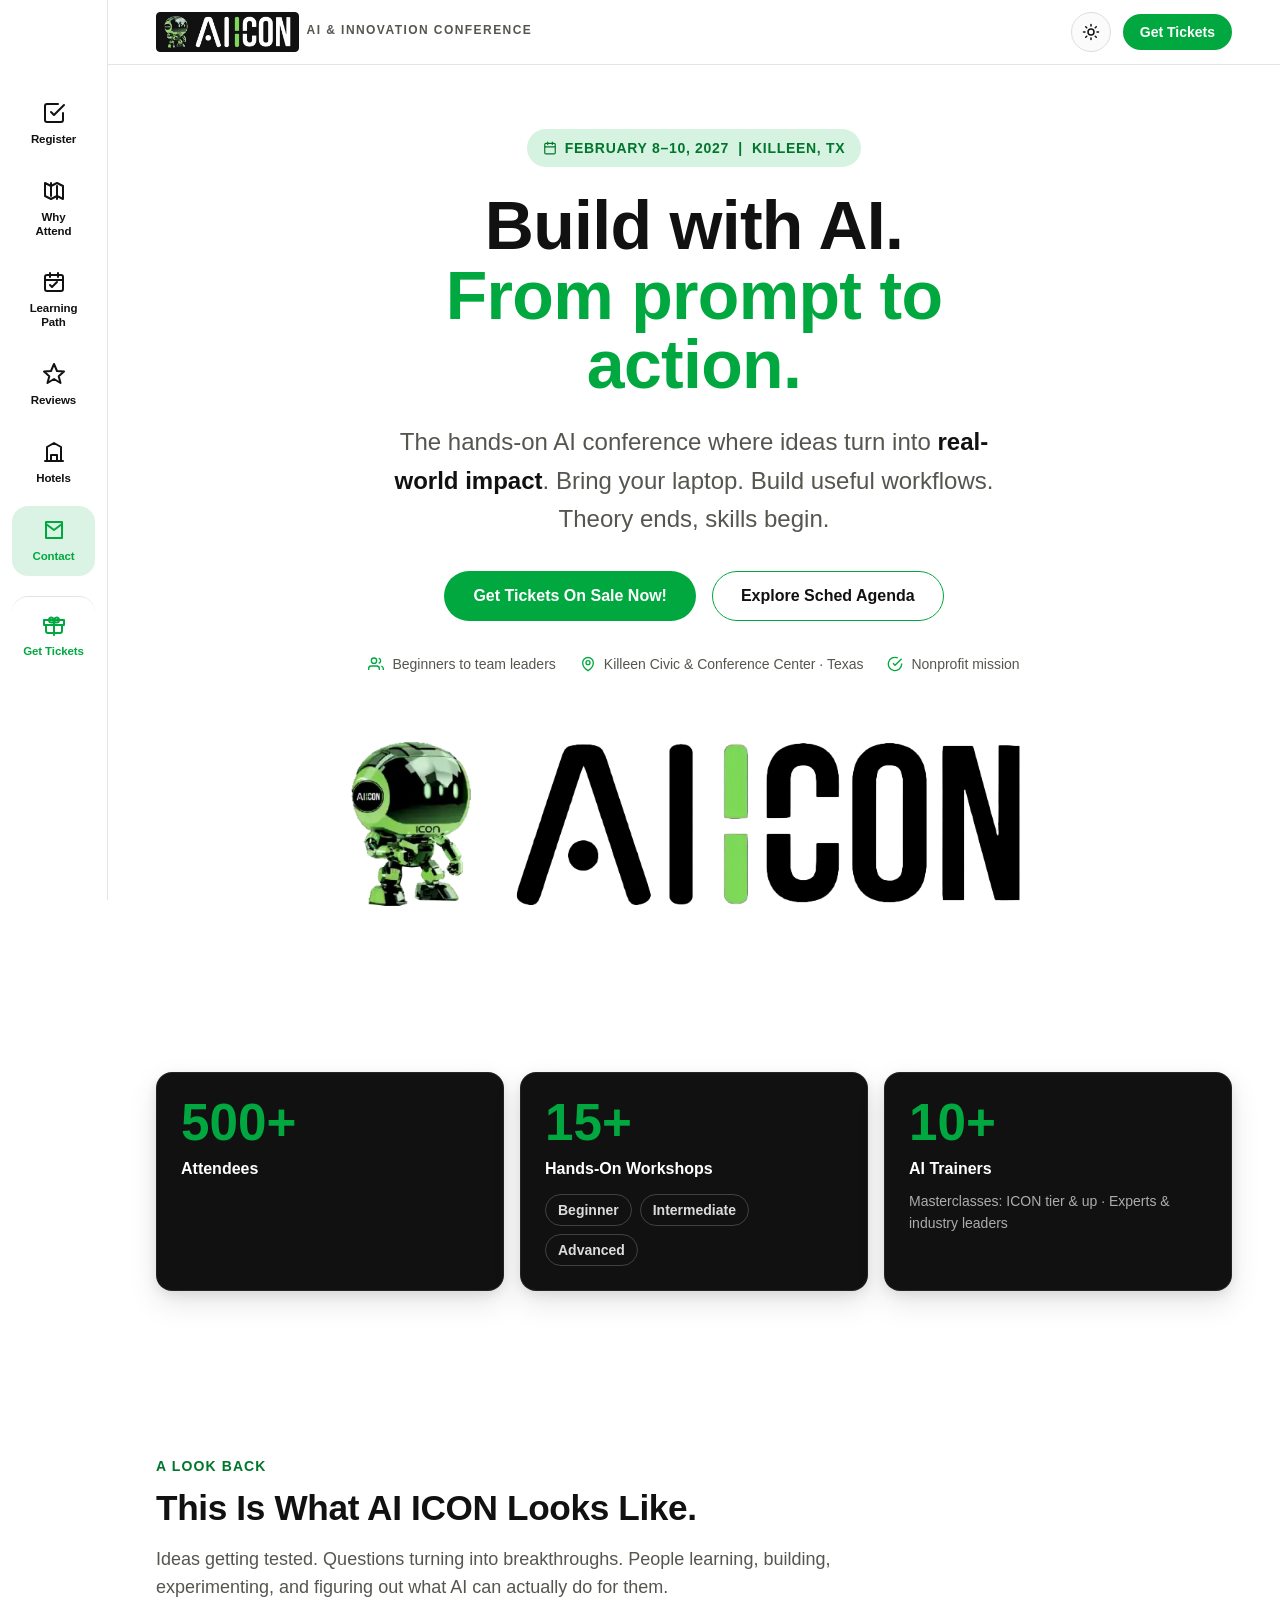
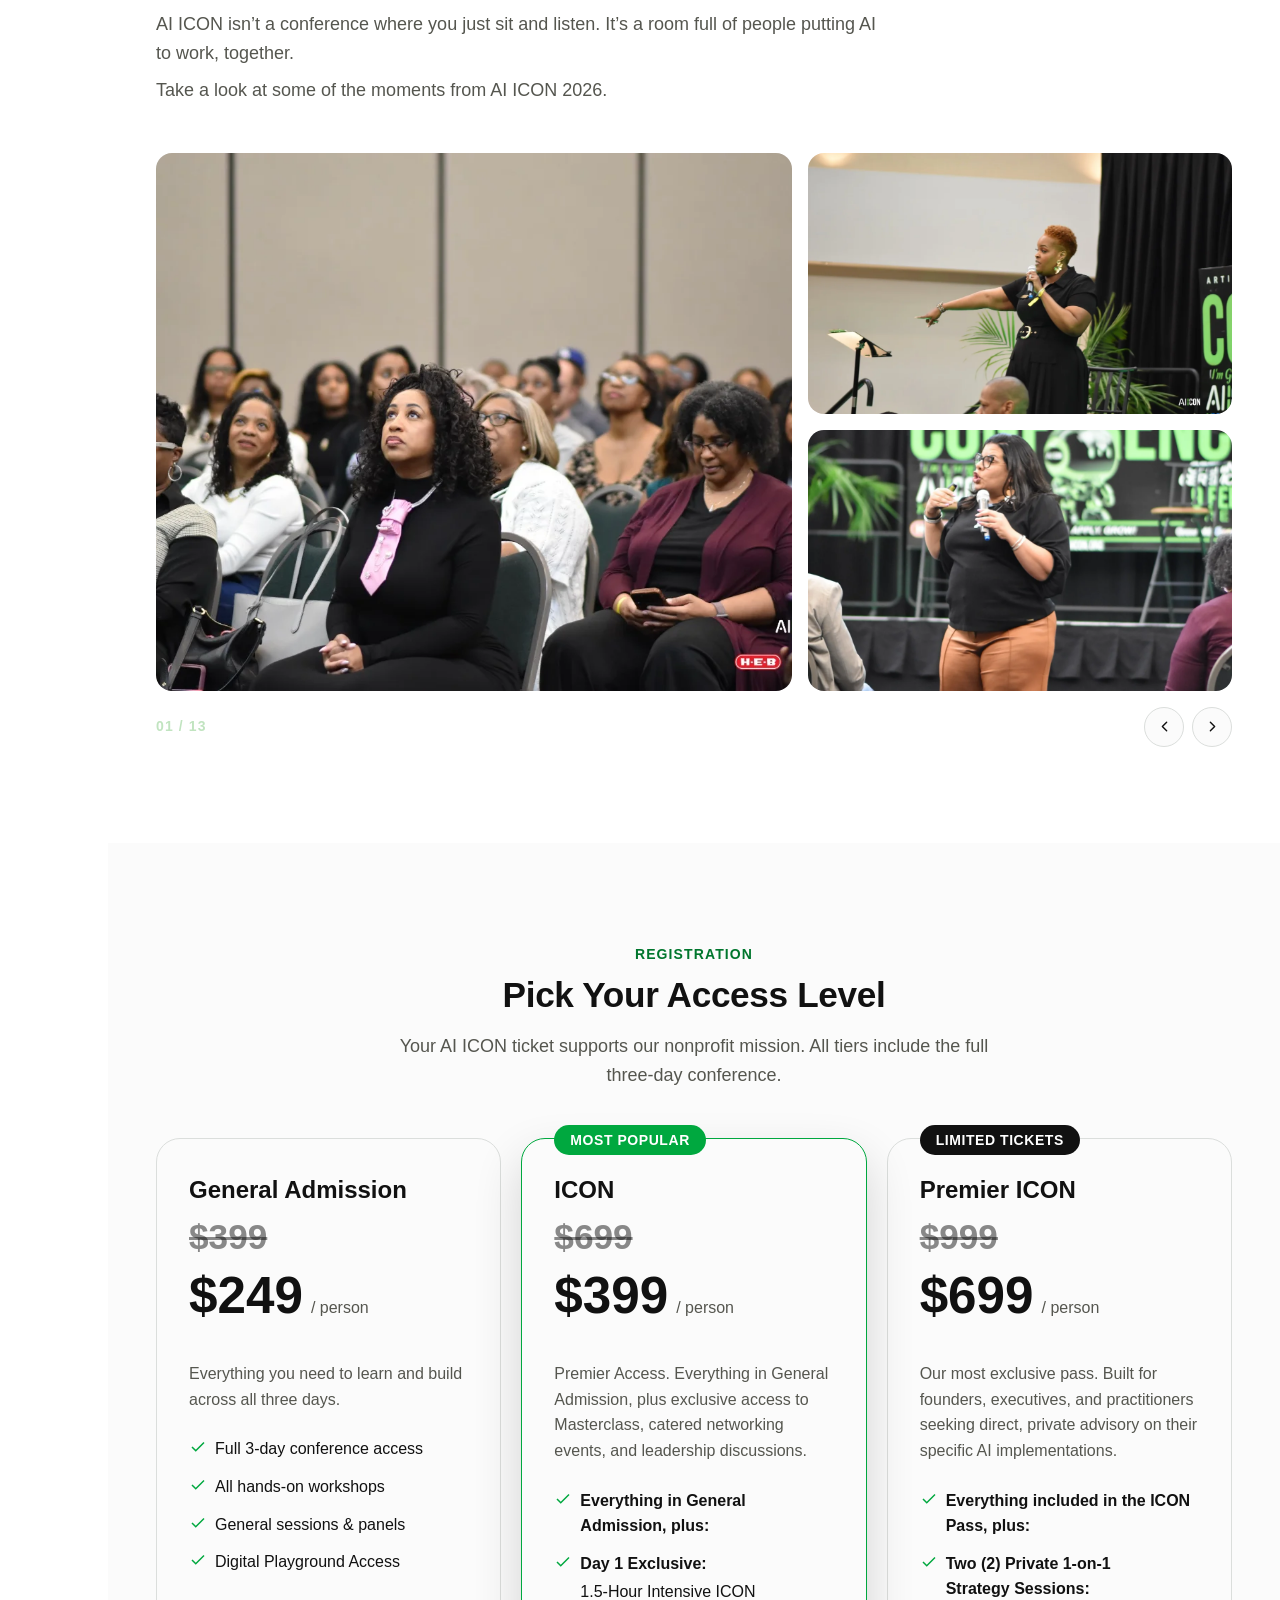
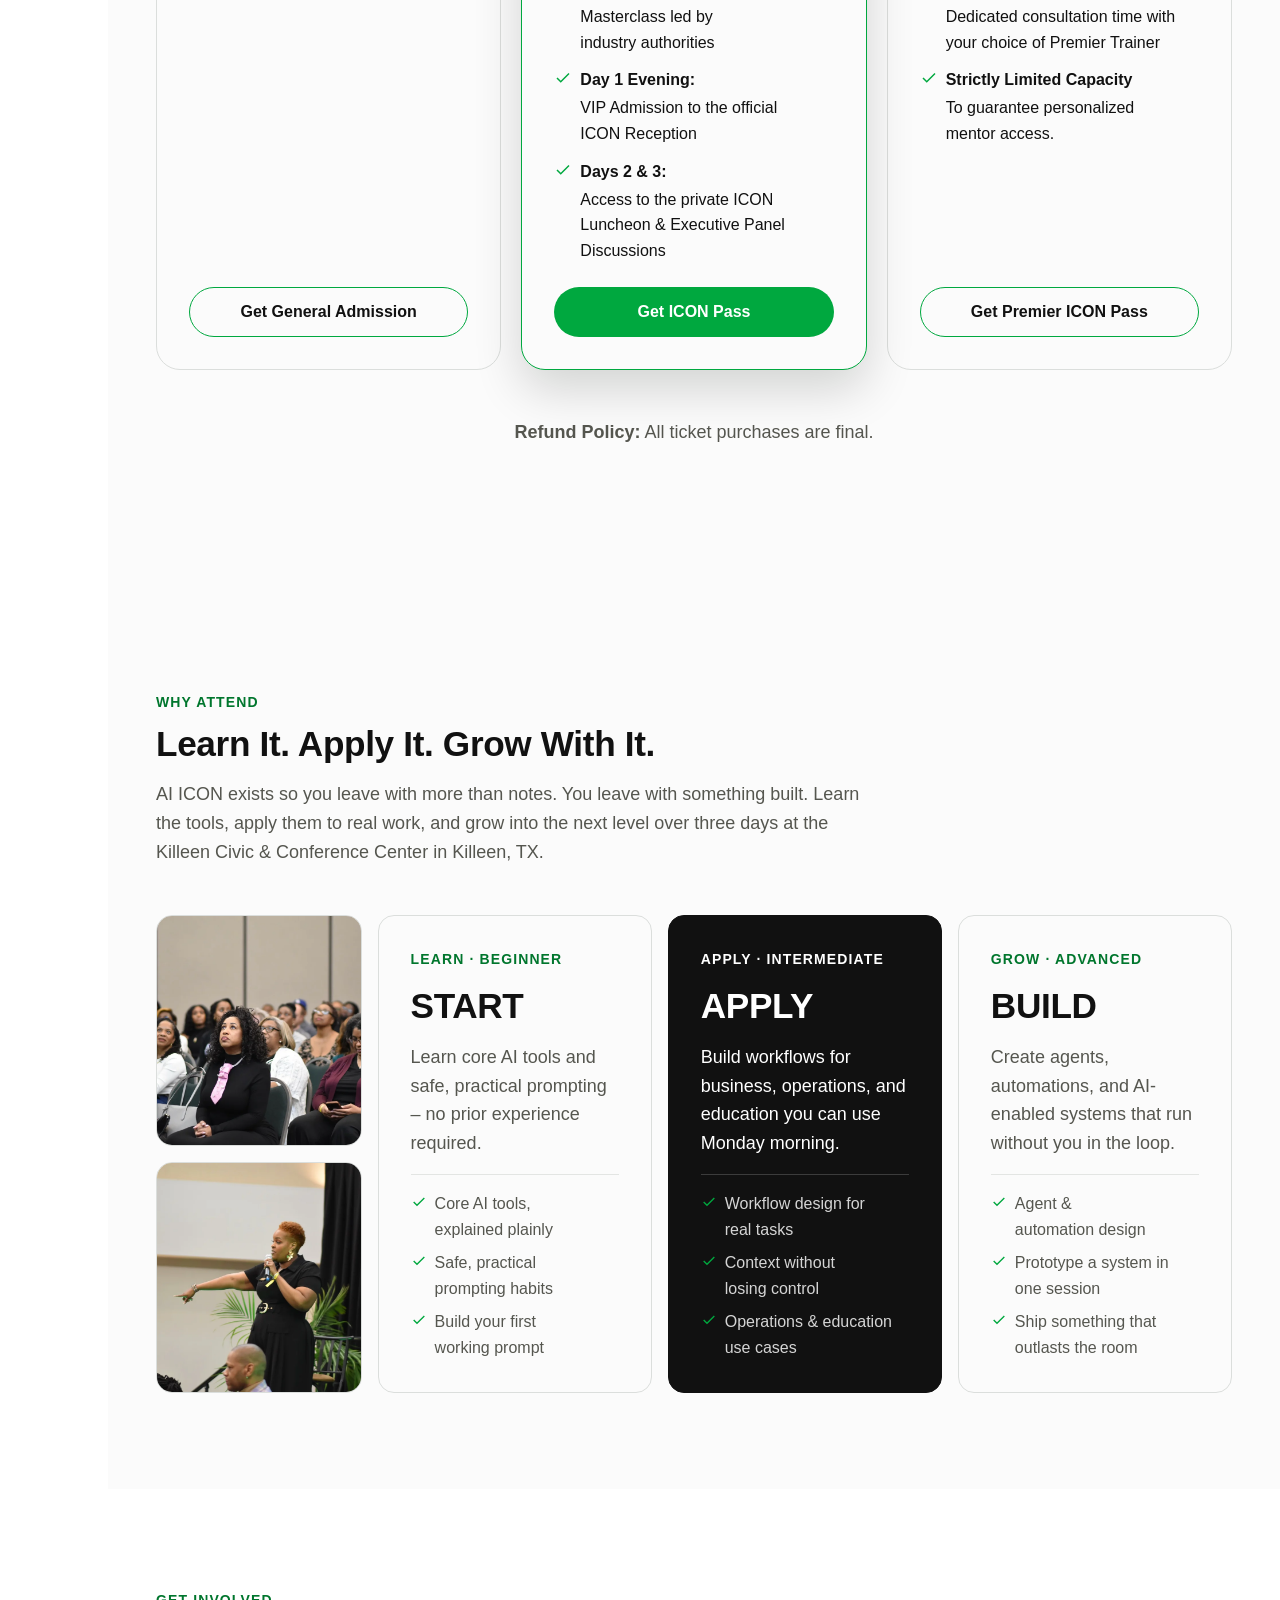
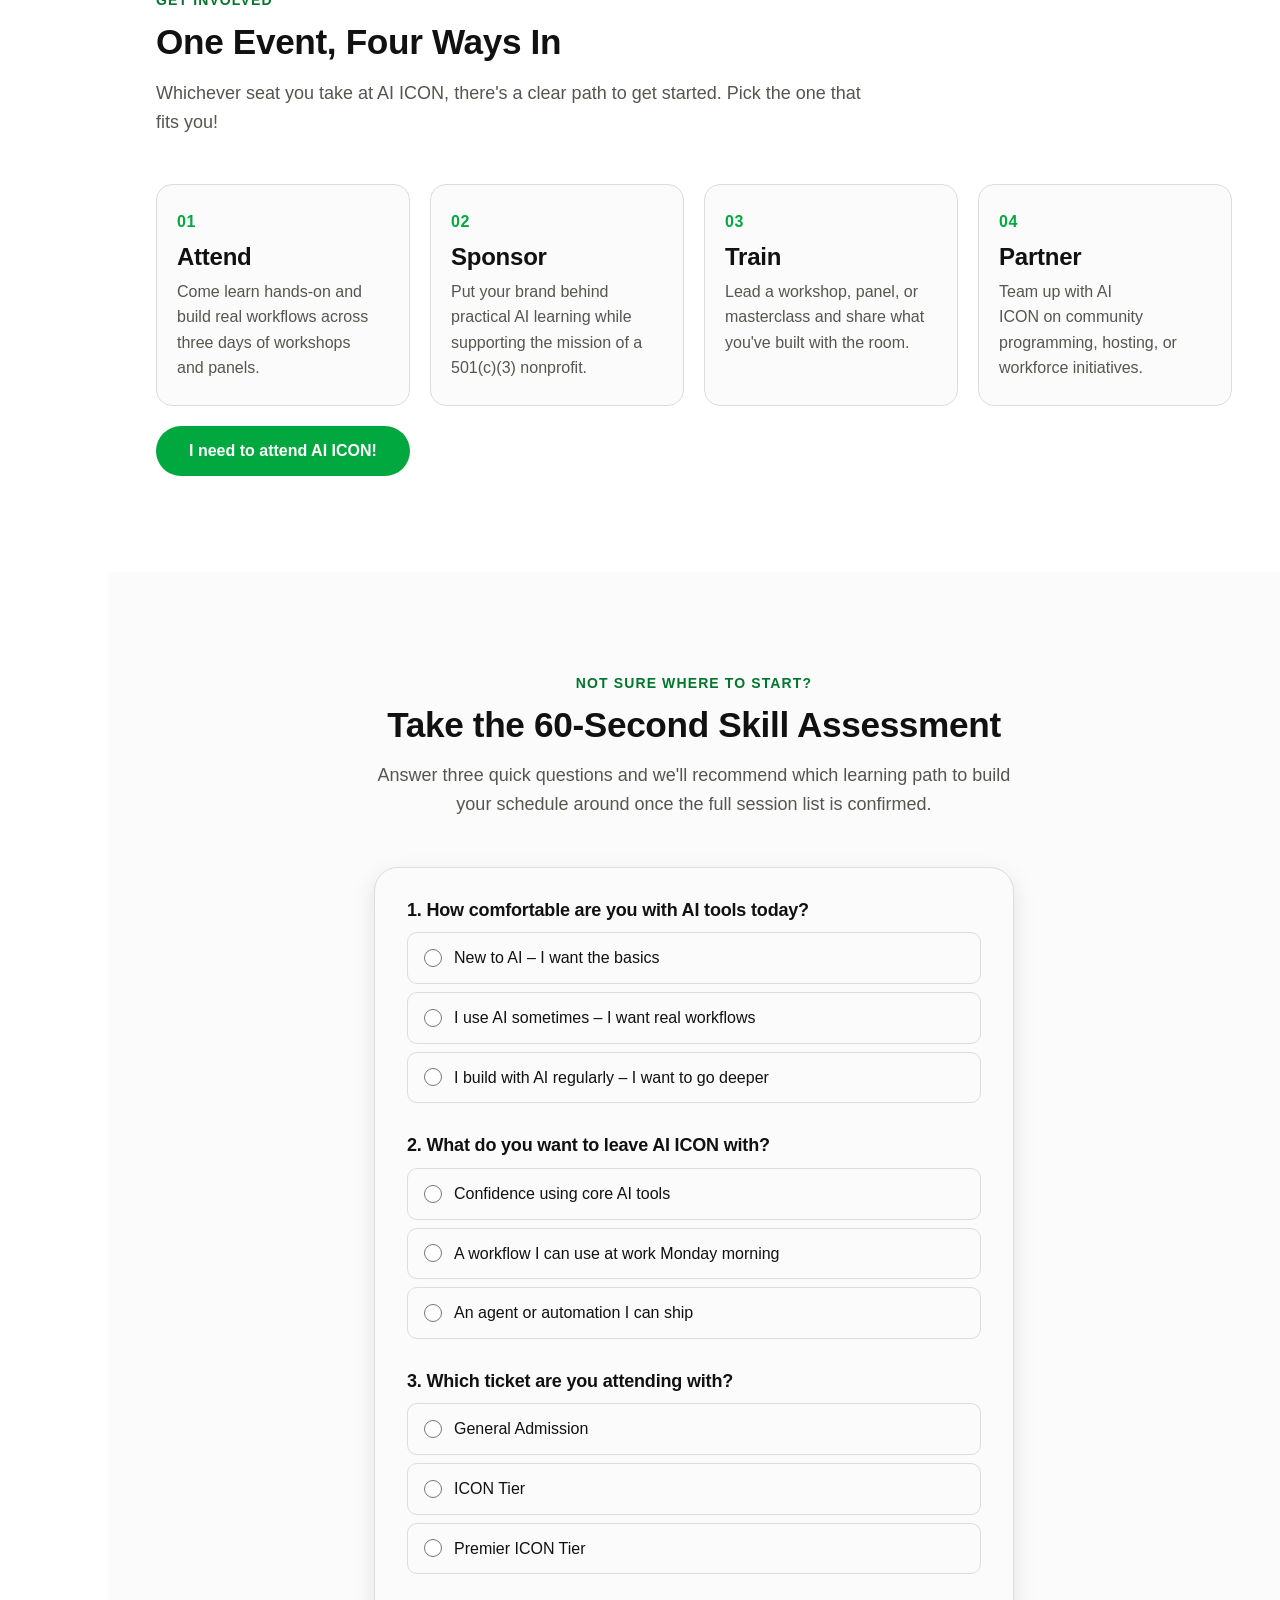
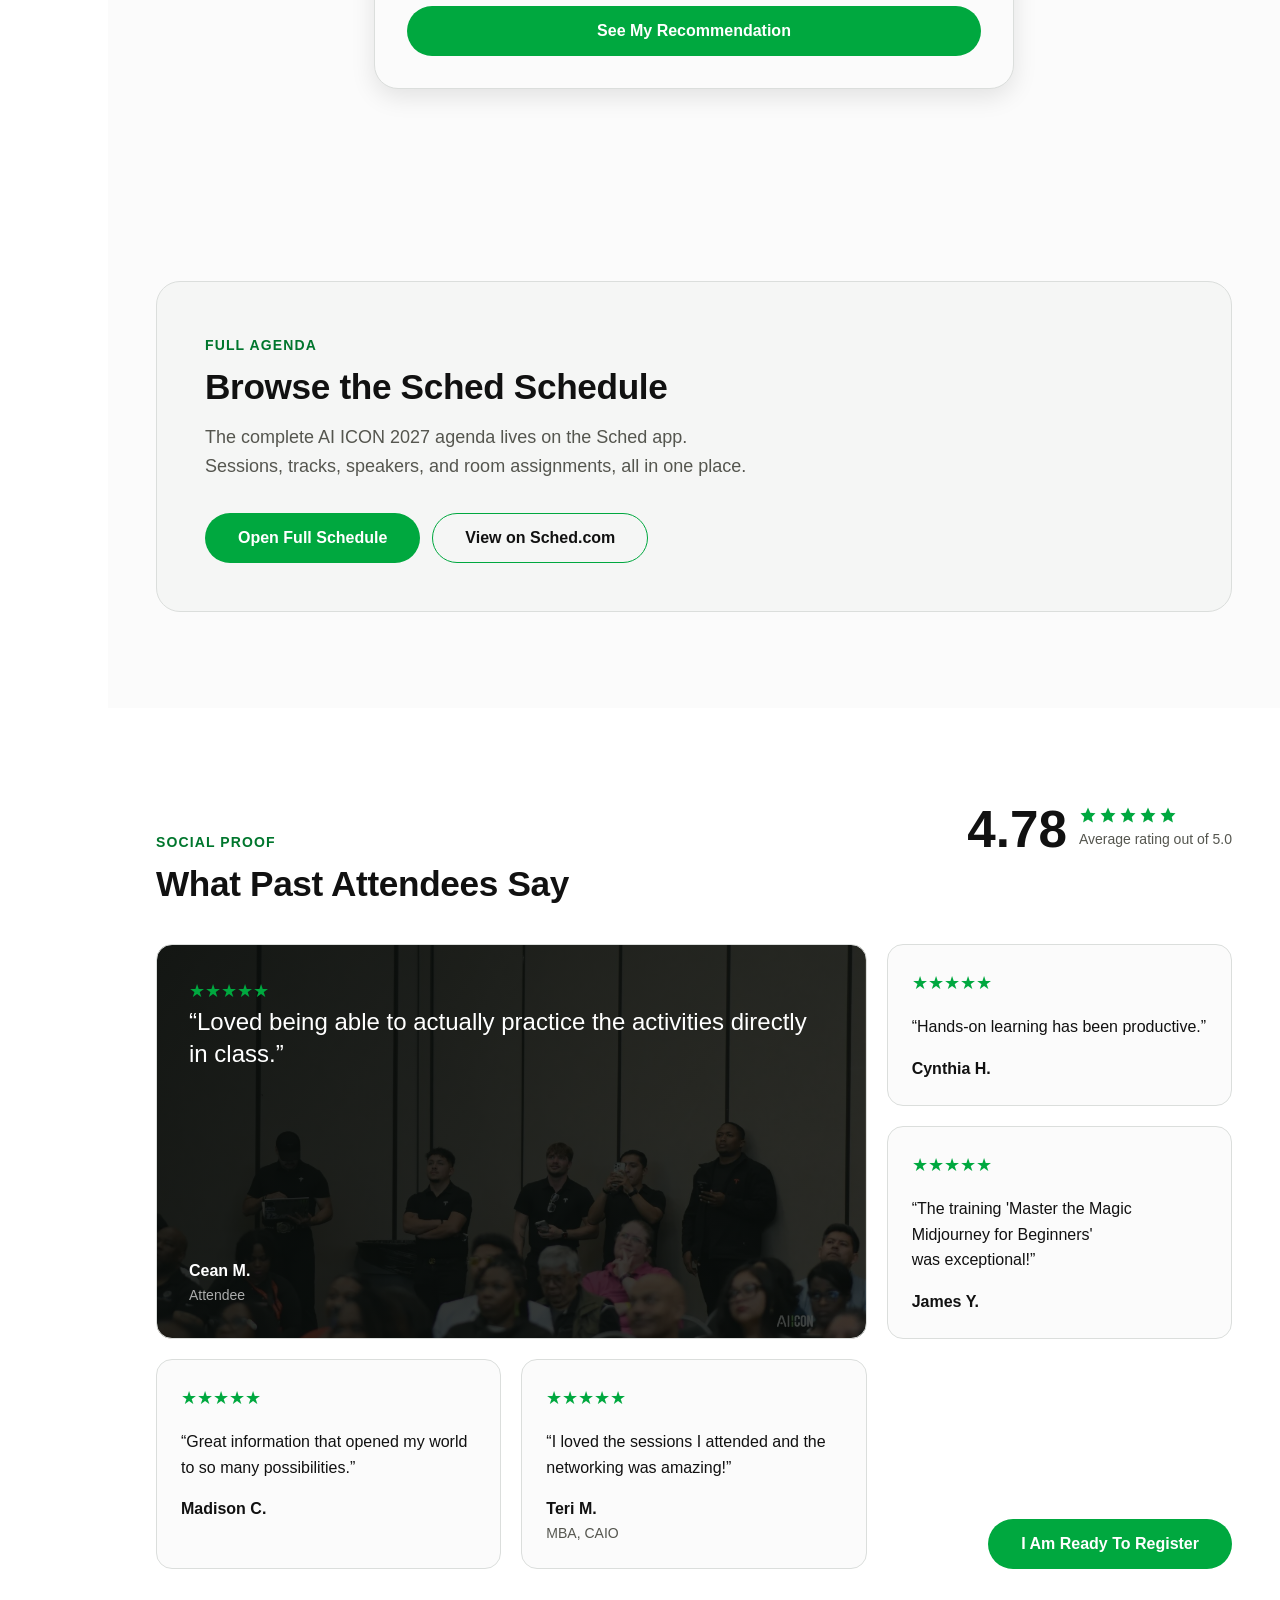
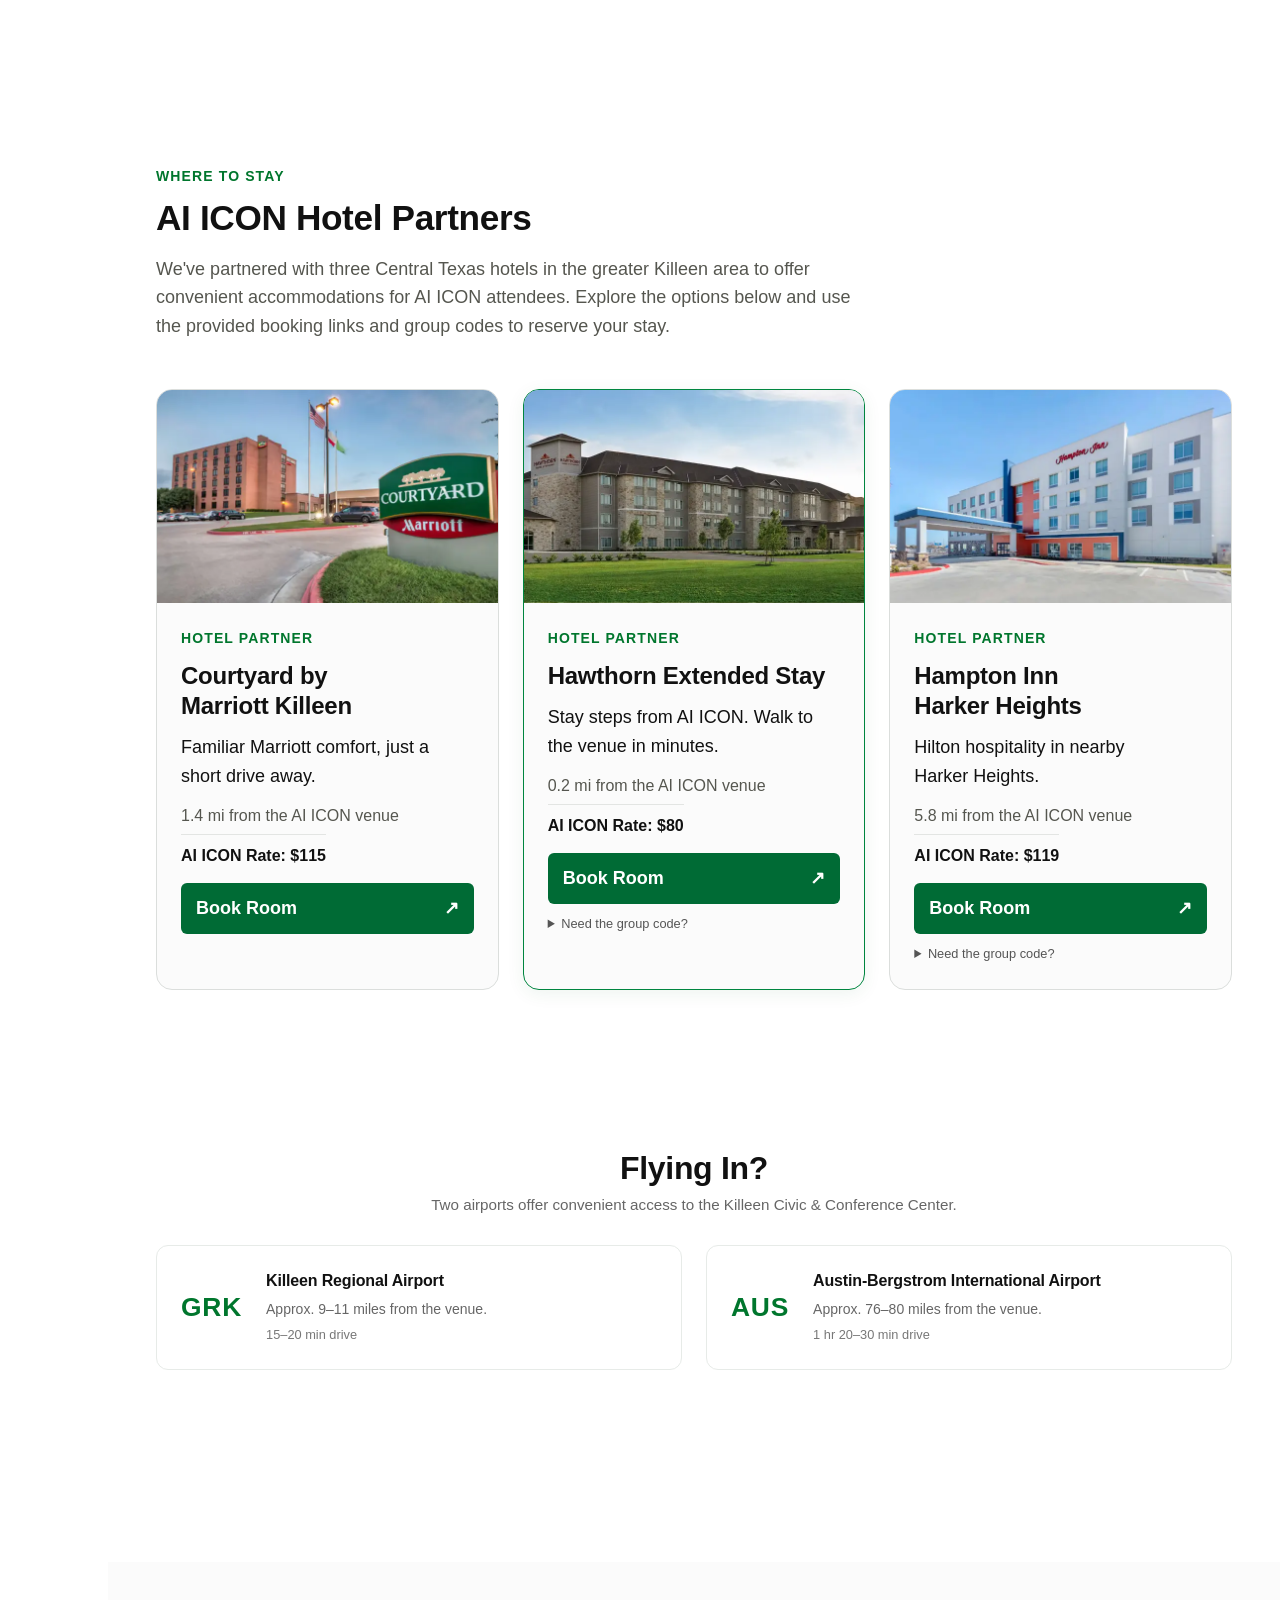
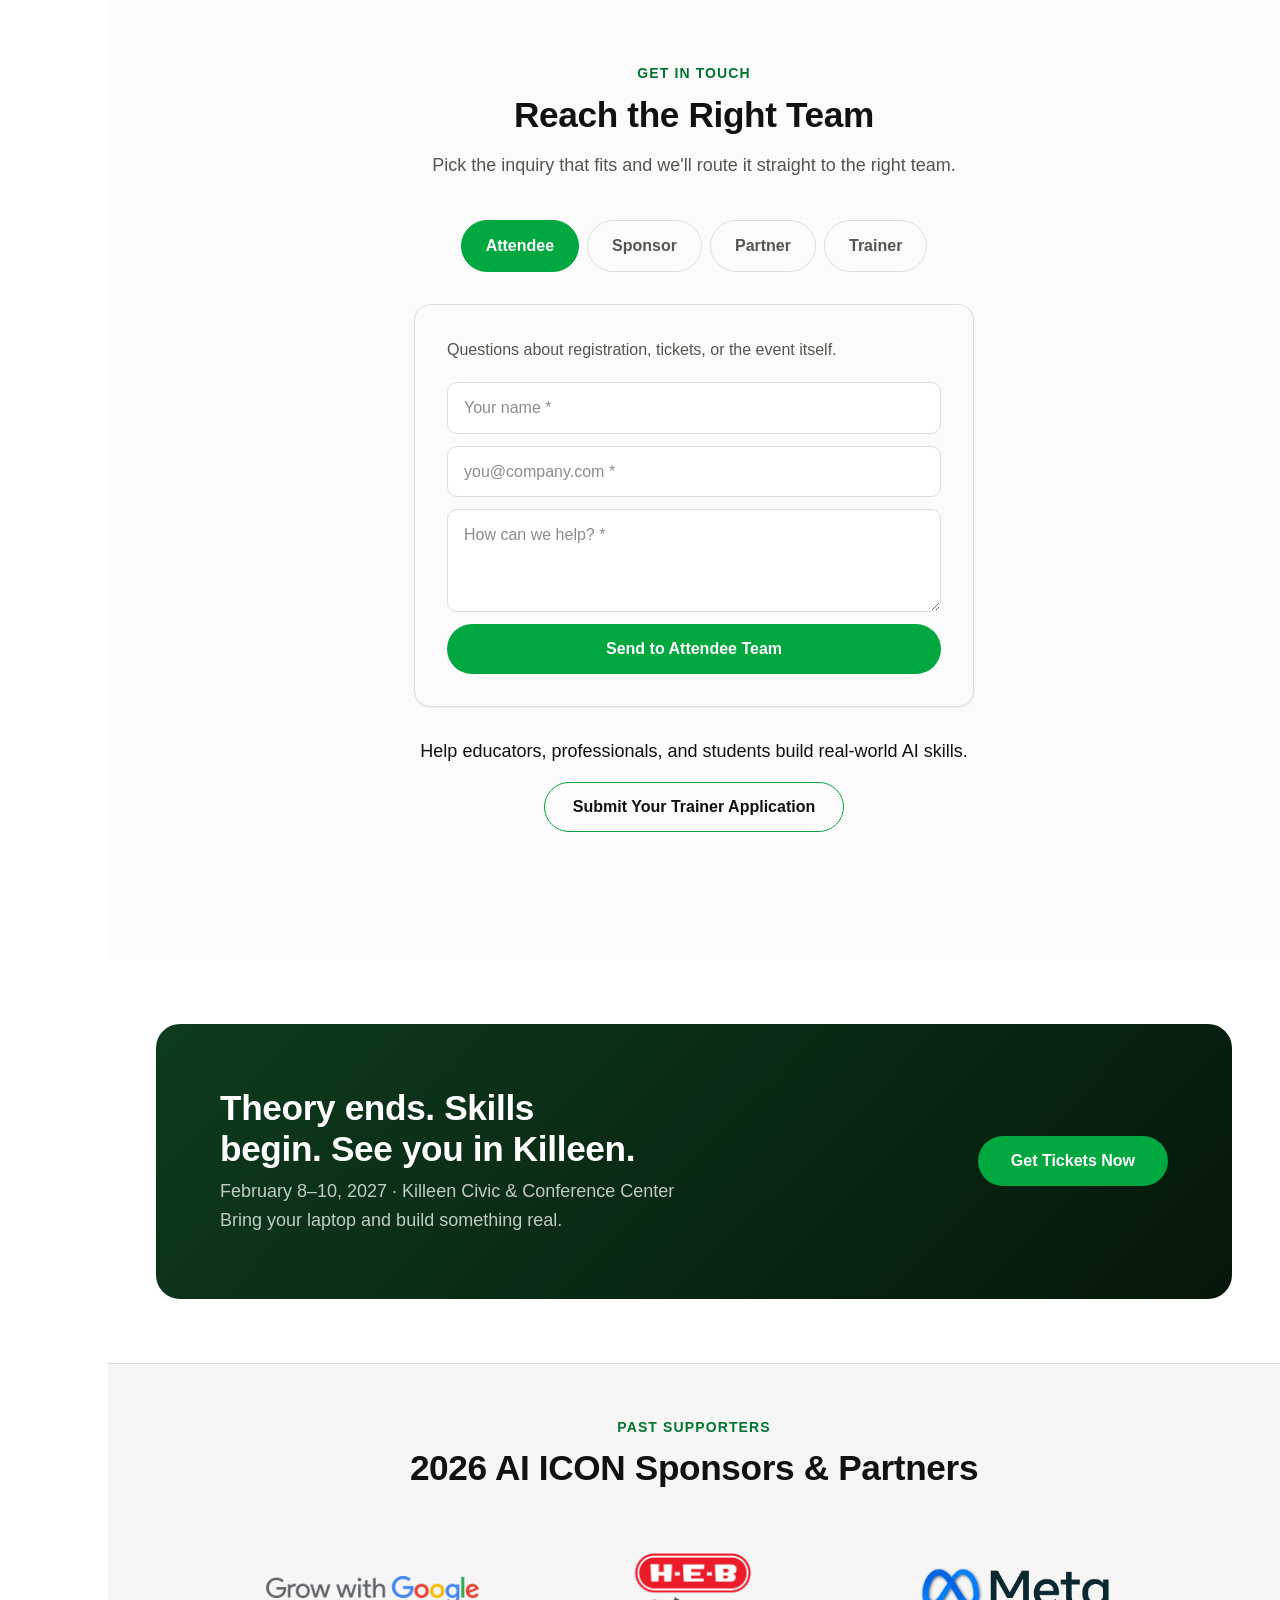
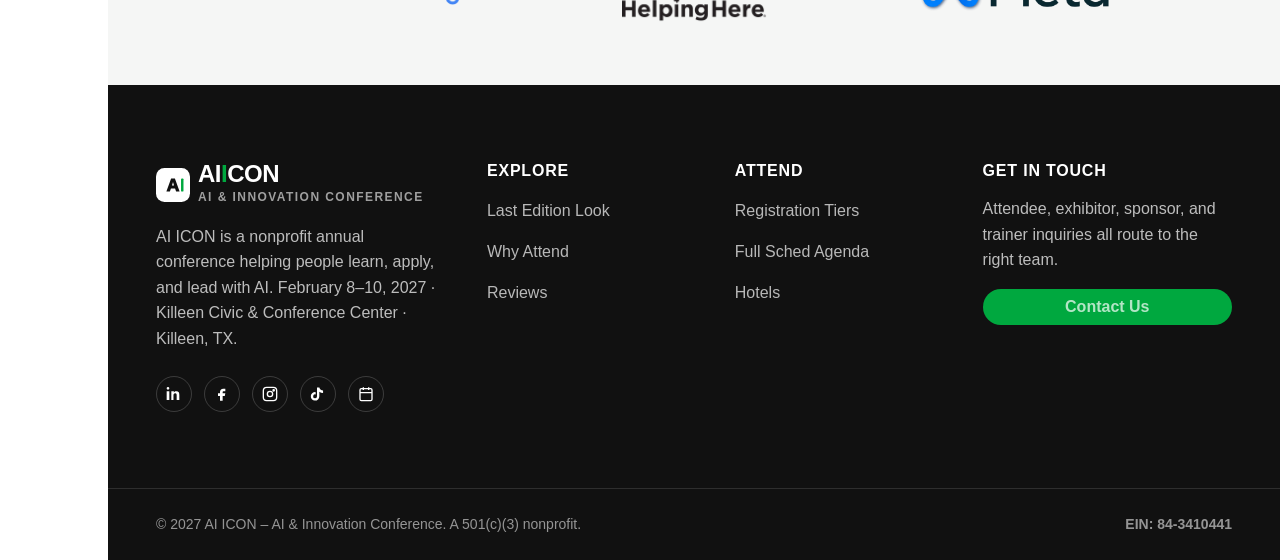
<file: index.html>
<!doctype html>
<html lang="en">
<head>
<meta charset="UTF-8" />
<meta name="viewport" content="width=device-width, initial-scale=1.0" />
<title>AI ICON 2027 – Build With AI. From Prompt to Action.</title>
<meta name="description" content="AI ICON 2027, February 8–10 in Killeen, TX, is the hands-on AI conference where theory ends and skills begin. 15+ workshops, panels, and real workflows built live." />
<meta property="og:title" content="AI ICON 2027 – Build With AI. From Prompt to Action." />
<meta property="og:description" content="The hands-on AI conference where ideas turn into real-world impact. February 8–10, 2027 · Killeen, TX." />
<meta property="og:type" content="website" />
<meta property="og:image" content="./assets/aiicon-hero-banner.webp" />

<link rel="icon" type="image/png" href="/aiicon_favicon4.png" />

<link rel="preconnect" href="https://api.fontshare.com" />
<link href="https://api.fontshare.com/v2/css?f[]=cabinet-grotesk@700,800,500&f[]=satoshi@400,500,700&display=swap" rel="stylesheet" />

<link rel="stylesheet" href="./base.css" />
<link rel="stylesheet" href="./style.css" />
<script>
(function () {
  try {
    var theme = (window.matchMedia && window.matchMedia('(prefers-color-scheme: dark)').matches) ? 'dark' : 'light';
    document.documentElement.setAttribute('data-theme', theme);
  } catch (e) {
    document.documentElement.setAttribute('data-theme', 'light');
  }
})();
</script>

<!-- Google tag (gtag.js) -->
<script async src="https://www.googletagmanager.com/gtag/js?id=G-6T12J4WY8X"></script>
<script>
  window.dataLayer = window.dataLayer || [];
  function gtag(){dataLayer.push(arguments);}
  gtag('js', new Date());

  gtag('config', 'G-6T12J4WY8X');
</script>
<!-- End Google tag (gtag.js) -->

<!-- Meta Pixel Code -->
<script>
!function(f,b,e,v,n,t,s)
{if(f.fbq)return;n=f.fbq=function(){n.callMethod?
n.callMethod.apply(n,arguments):n.queue.push(arguments)};
if(!f._fbq)f._fbq=n;n.push=n;n.loaded=!0;n.version='2.0';
n.queue=[];t=b.createElement(e);t.async=!0;
t.src=v;s=b.getElementsByTagName(e)[0];
s.parentNode.insertBefore(t,s)}(window, document,'script',
'https://connect.facebook.net/en_US/fbevents.js');
fbq('init', '839115192190237');
fbq('track', 'PageView');
</script>
<noscript><img height="1" width="1" style="display:none"
src="https://www.facebook.com/tr?id=839115192190237&ev=PageView&noscript=1"
/></noscript>
<!-- End Meta Pixel Code -->

<script type="application/ld+json">
{
  "@context": "https://schema.org",
  "@type": "Event",
  "name": "AI ICON 2027 – AI & Innovation Conference",
  "startDate": "2027-02-08",
  "endDate": "2027-02-10",
  "eventAttendanceMode": "https://schema.org/OfflineEventAttendanceMode",
  "location": {
    "@type": "Place",
    "name": "Killeen Civic & Conference Center - Killeen, TX",
    "address": "3601 S W.S. Young Drive, Killeen, TX 76542, USA"
  },
  "description": "AI ICON is a nonprofit annual conference helping people learn, apply, and lead with AI through hands-on workshops, panels, and real-world workflow building.",
  "organizer": {
    "@type": "Organization",
    "name": "AI ICON"
  }
}
</script>
</head>
<body>
<a href="#main" class="skip-link">Skip to content</a>

<!-- ============ HEADER ============ -->
<header class="header" id="site-header">
  <div class="wrap header-inner">
    <a href="#top" class="logo" aria-label="AIICON home">
      <img src="./assets/logo-badge.png" alt="AI ICON logo – ICON the mascot robot beside the AI ICON wordmark" class="logo-badge-img" width="953" height="252" />
      <span class="logo-sub">AI &amp; Innovation Conference</span>
    </a>

    <div class="header-cta">
      <button class="theme-toggle" id="themeToggle" type="button" aria-label="Switch to dark mode" aria-pressed="false">
        <svg class="theme-toggle-icon theme-toggle-icon--sun" width="18" height="18" viewBox="0 0 24 24" fill="none" stroke="currentColor" stroke-width="2" stroke-linecap="round" aria-hidden="true">
          <circle cx="12" cy="12" r="4"/><path d="M12 2v2M12 20v2M4.93 4.93l1.41 1.41M17.66 17.66l1.41 1.41M2 12h2M20 12h2M4.93 19.07l1.41-1.41M17.66 6.34l1.41-1.41"/>
        </svg>
        <svg class="theme-toggle-icon theme-toggle-icon--moon" width="18" height="18" viewBox="0 0 24 24" fill="none" stroke="currentColor" stroke-width="2" stroke-linecap="round" stroke-linejoin="round" aria-hidden="true">
          <path d="M21 12.79A9 9 0 1 1 11.21 3 7 7 0 0 0 21 12.79Z"/>
        </svg>
      </button>
      <a href="https://aiicon2027.sched.com/" target="_blank" rel="noopener noreferrer" class="btn btn-primary btn-sm header-register">Get Tickets</a>
      <button class="nav-toggle" id="navToggle" aria-label="Open menu" aria-expanded="false" aria-controls="mobileMenu">
        <svg width="22" height="22" viewBox="0 0 24 24" fill="none" stroke="currentColor" stroke-width="2" stroke-linecap="round"><path d="M3 6h18M3 12h18M3 18h18"/></svg>
      </button>
    </div>
  </div>
  <div class="wrap">
    <nav class="mobile-menu" id="mobileMenu" aria-label="Mobile">
      <a href="#register">Register</a>
      <a href="#paths">Why Attend</a>
      <a href="#ways-in">Ways In</a>
      <a href="#assessment">My Learning Path</a>
      <a href="./schedule.html">Full Schedule</a>
      <a href="#reviews">Reviews</a>
      <a href="#hotels">Hotels</a>
      <a href="#contact">Contact</a>
      <a href="https://aiicon2027.sched.com/" target="_blank" rel="noopener noreferrer" class="btn btn-primary" style="margin-top:.5rem;">Get Tickets</a>
    </nav>
  </div>
</header>

<aside class="sidebar" id="sidebar" aria-label="Section navigation">
  <nav class="sidebar-nav">
    
    <a href="#register" class="sidebar-link" data-section="register">
      <svg viewBox="0 0 24 24" fill="none" stroke="currentColor" stroke-width="2" stroke-linecap="round" stroke-linejoin="round" aria-hidden="true"><path d="m9 11 3 3L22 4"/><path d="M21 12v7a2 2 0 0 1-2 2H5a2 2 0 0 1-2-2V5a2 2 0 0 1 2-2h11"/></svg>
      <span>Register</span>
    </a>
    
    <a href="#paths" class="sidebar-link" data-section="paths">
      <svg viewBox="0 0 24 24" fill="none" stroke="currentColor" stroke-width="2" stroke-linecap="round" stroke-linejoin="round" aria-hidden="true"><path d="M9 20 3 17V4l6 3 6-3 6 3v13l-6-3-6 3Z"/><path d="M9 4v13M15 7v13"/></svg>
      <span>Why<br />Attend</span>
    </a>
    
    <a href="#assessment" class="sidebar-link" data-section="assessment">
      <svg width="24" height="24" viewBox="0 0 24 24" fill="none" stroke="currentColor" stroke-width="2" stroke-linecap="round" stroke-linejoin="round" aria-hidden="true">
        <rect x="3" y="5" width="18" height="16" rx="2"/>
        <path d="M16 3v4M8 3v4M3 10h18"/>
        <path d="m8 15 2 2 5-5"/></svg>
      <span>Learning<br />Path</span>
    </a>
    
    <a href="#reviews" class="sidebar-link" data-section="reviews">
      <svg viewBox="0 0 24 24" fill="none" stroke="currentColor" stroke-width="2" stroke-linecap="round" stroke-linejoin="round" aria-hidden="true"><path d="M12 2 15 9l7 .6-5.3 4.6L18.5 21 12 17l-6.5 4 1.8-6.8L2 9.6 9 9Z"/></svg>
      <span>Reviews</span>
    </a>
    
    <a href="#hotels" class="sidebar-link" data-section="hotels">
      <svg viewBox="0 0 24 24" fill="none" stroke="currentColor" stroke-width="2" stroke-linecap="round" stroke-linejoin="round" aria-hidden="true"><path d="M3 21h18M5 21V7l7-4 7 4v14M9 21v-6h6v6"/></svg>
      <span>Hotels</span>
    </a>
    
    <a href="#contact" class="sidebar-link" data-section="contact">
      <svg viewBox="0 0 24 24" fill="none" stroke="currentColor" stroke-width="2" stroke-linecap="round" stroke-linejoin="round" aria-hidden="true"><path d="M4 4h16v16H4z"/><path d="m4 6 8 6 8-6"/></svg>
      <span>Contact</span>
    </a>
    <a href="https://aiicon2027.sched.com/" target="_blank" rel="noopener noreferrer" class="sidebar-link sidebar-link--cta" data-section="register">
      <svg viewBox="0 0 24 24" fill="none" stroke="currentColor" stroke-width="2" stroke-linecap="round" stroke-linejoin="round" aria-hidden="true"><path d="M20 12v6a2 2 0 0 1-2 2H6a2 2 0 0 1-2-2v-6M2 7h20v5H2z"/><path d="M12 22V7M12 7a2.5 2.5 0 1 1-2.5-2.5C11 4.5 12 7 12 7ZM12 7a2.5 2.5 0 1 0 2.5-2.5C13 4.5 12 7 12 7Z"/></svg>
      <span>Get Tickets</span>
    </a>
  </nav>
</aside>

<main id="main">

<!-- ============ HERO ============ -->
<section class="hero" id="top">
  <div class="wrap">
    <div class="hero-grid">
      <div class="hero-copy">
        <span class="badge">
          <svg viewBox="0 0 24 24" fill="none" stroke="currentColor" stroke-width="2" stroke-linecap="round" stroke-linejoin="round" aria-hidden="true"><rect x="3" y="4" width="18" height="18" rx="2"/><path d="M16 2v4M8 2v4M3 10h18"/></svg>
          February 8–10, 2027 &nbsp;|&nbsp; Killeen, TX
        </span>
        <h1 class="hero-h1">Build with AI.<br /><span class="accent">From prompt to action.</span></h1>
        <p class="hero-sub">The hands-on AI conference where ideas turn into <strong>real-world impact</strong>. Bring your laptop. Build useful workflows. Theory ends, skills begin.</p>

        <div class="hero-ctas hero-ctas--center">
          <a href="#register" rel="noopener noreferrer" class="btn btn-primary">Get Tickets On Sale Now!</a>
          <a href="https://aiicon2027.sched.com/" target="_blank" rel="noopener noreferrer" class="btn btn-outline">Explore Sched Agenda</a>
        </div>
        <ul class="hero-meta hero-meta--center" role="list">
          <li>
            <svg viewBox="0 0 24 24" fill="none" stroke="currentColor" stroke-width="2"><path d="M17 21v-2a4 4 0 0 0-4-4H5a4 4 0 0 0-4 4v2"/><circle cx="9" cy="7" r="4"/><path d="M23 21v-2a4 4 0 0 0-3-3.87M16 3.13a4 4 0 0 1 0 7.75"/></svg>
            Beginners to team leaders
          </li>
          <li>
            <svg viewBox="0 0 24 24" fill="none" stroke="currentColor" stroke-width="2"><path d="M12 22s8-4.5 8-11.8A8 8 0 0 0 4 10.2C4 17.5 12 22 12 22Z"/><circle cx="12" cy="10" r="3"/></svg>
            Killeen Civic & Conference Center · Texas
          </li>
          <li>
            <svg viewBox="0 0 24 24" fill="none" stroke="currentColor" stroke-width="2"><path d="M22 11.08V12a10 10 0 1 1-5.93-9.14"/><path d="M22 4 12 14.01l-3-3"/></svg>
            Nonprofit mission
          </li>
        </ul>
      </div>

      <div class="hero-image reveal light">
        <img src="./assets/hero-visual(inverted-transparent-back).webp" alt="ICON, the AI ICON mascot robot, beside the AI ICON wordmark logo on a black background." width="1000" height="300" loading="eager" decoding="async" />
      </div>
      <div class="hero-image reveal dark">
        <img src="./assets/hero-visual(transparent-back).webp" alt="ICON, the AI ICON mascot robot, beside the AI ICON wordmark logo on a black background." width="1000" height="300" loading="eager" decoding="async" />
      </div>
      
    </div>
  </div>
</section>

<!-- ============ STATS ============ -->
<section class="stats-section section-tight">
  <div class="wrap">
    <div class="stats-grid">
      <div class="stat-card reveal">
        <span class="stat-num" data-count="500" data-suffix="+">0+</span>
        <span class="stat-label">Attendees</span>
      </div>
      <div class="stat-card reveal">
        <span class="stat-num" data-count="15" data-suffix="+">0+</span>
        <span class="stat-label">Hands-On Workshops</span>
        <div class="stat-filters">
          <span class="stat-chip">Beginner</span>
          <span class="stat-chip">Intermediate</span>
          <span class="stat-chip">Advanced</span>
        </div>
      </div>
      <div class="stat-card reveal">
        <span class="stat-num" data-count="10" data-suffix="+">0+</span>
        <span class="stat-label">AI Trainers</span>
        <span class="stat-note">Masterclasses: ICON tier &amp; up · Experts &amp; industry leaders</span>
      </div>
    </div>
  </div>
</section>

<!-- ============ LAST EDITION LOOK ============ -->
<section id="last-edition">
  <div class="wrap">
    <span class="eyebrow">A Look Back</span>
    <h2 class="section-title" style="margin-top:.5rem;margin-bottom:var(--space-4);max-width:32ch;">This Is What AI ICON Looks Like.</h2>
    <p class="section-lede" style="margin-bottom:var(--space-2);">Ideas getting tested. Questions turning into breakthroughs. People learning, building, experimenting, and figuring out what AI can actually do for them.</p>
      
    <p class="section-lede" style="margin-bottom:var(--space-2);">AI ICON isn’t a conference where you just sit and listen. It’s a room full of people putting AI to work, together.</p>
  
    <p class="section-lede" style="margin-bottom:var(--space-12);">Take a look at some of the moments from AI ICON 2026.</p>
    
    <div class="last-edition-grid-slider" data-mosaic-slider>
    
      <div class="last-edition-mosaic is-left">
    
        <div class="mosaic-panel mosaic-panel--main" data-mosaic-panel="0">
          <img
            src="./assets/attendee_gallery/optimized/aiicon-attendees8.webp"
            alt="AI ICON attendees participating in the conference"
            class="focus-center"
          >
        </div>
    
        <div class="mosaic-panel mosaic-panel--top" data-mosaic-panel="1">
          <img
            src="./assets/attendee_gallery/optimized/aiicon-speaker1.webp"
            alt="AI ICON speaker presenting to attendees"
            class="focus-top"
          >
        </div>
    
        <div class="mosaic-panel mosaic-panel--bottom" data-mosaic-panel="2">
          <img
            src="./assets/attendee_gallery/optimized/aiicon-speaker4.webp"
            alt="AI ICON conference session"
            class="focus-center"
          >
        </div>
    
      </div>
    
      <div class="mosaic-controls">
        <span class="mosaic-count" aria-live="polite">
          <span data-mosaic-current>01</span>
          <span aria-hidden="true"> / </span>
          <span data-mosaic-total>06</span>
        </span>
    
        <div class="mosaic-buttons">
          <button
            class="mosaic-button"
            type="button"
            data-mosaic-prev
            aria-label="Previous photo"
          >
            <svg viewBox="0 0 24 24" fill="none" stroke="currentColor"
              stroke-width="2" stroke-linecap="round" stroke-linejoin="round"
              aria-hidden="true">
              <path d="m15 18-6-6 6-6"/>
            </svg>
          </button>
    
          <button
            class="mosaic-button"
            type="button"
            data-mosaic-next
            aria-label="Next photo"
          >
            <svg viewBox="0 0 24 24" fill="none" stroke="currentColor"
              stroke-width="2" stroke-linecap="round" stroke-linejoin="round"
              aria-hidden="true">
              <path d="m9 18 6-6-6-6"/>
            </svg>
          </button>
        </div>
      </div>
    
    </div>
    
  </div>
</section>

<!-- ============ REGISTRATION TIERS ============ -->
<section id="register" style="background:var(--color-surface);">
  <div class="wrap">
    <div style="text-align:center;max-width:640px;margin-inline:auto;margin-bottom:var(--space-12);">
      <span class="eyebrow">Registration</span>
      <h2 class="section-title" style="margin-top:.5rem;margin-bottom:var(--space-4);">Pick Your Access Level</h2>
      <p class="section-lede" style="margin-inline:auto;">Your AI ICON ticket supports our nonprofit mission. All tiers include the full three-day conference.</p>
    </div>

    <div class="tiers-grid">
      <div class="tier-card reveal">
        <div>
          <div class="tier-name">General Admission</div>
          <div class="tier-price"><span class="amount strike-amt">$399</span></div>
          <div class="tier-price"><span class="amount">$249</span><span class="period">/ person</span></div>
        </div>
        <p class="tier-desc">Everything you need to learn and build across all three days.</p>
        <ul class="tier-features" role="list">
          <li><svg viewBox="0 0 24 24" fill="none" stroke="currentColor" stroke-width="2"><polyline points="20 6 9 17 4 12"/></svg>Full 3-day conference access</li>
          <li><svg viewBox="0 0 24 24" fill="none" stroke="currentColor" stroke-width="2"><polyline points="20 6 9 17 4 12"/></svg>All hands-on workshops</li>
          <li><svg viewBox="0 0 24 24" fill="none" stroke="currentColor" stroke-width="2"><polyline points="20 6 9 17 4 12"/></svg>General sessions &amp; panels</li>
          <li><svg viewBox="0 0 24 24" fill="none" stroke="currentColor" stroke-width="2"><polyline points="20 6 9 17 4 12"/></svg>Digital Playground Access</li>
        </ul>
        <a href="https://aiicon2027.sched.com/" target="_blank" rel="noopener noreferrer" class="btn btn-outline" style="width:100%;">Get General Admission</a>
      </div>

      <div class="tier-card is-popular reveal">
        <span class="tier-popular-badge">Most Popular</span>
        <div>
          <div class="tier-name">ICON</div>
          <div class="tier-price"><span class="amount strike-amt">$699</span></div>
          <div class="tier-price"><span class="amount">$399</span><span class="period">/ person</span></div>
        </div>
        <p class="tier-desc">Premier Access.  Everything in General Admission, plus exclusive access to Masterclass, catered networking events, and leadership discussions.</p>
        <ul class="tier-features" role="list">
          <li><svg viewBox="0 0 24 24" fill="none" stroke="currentColor" stroke-width="2"><polyline points="20 6 9 17 4 12"/></svg><strong>Everything in General Admission, plus:</strong></li>
          <li>
            <svg viewBox="0 0 24 24" fill="none" stroke="currentColor" stroke-width="2" aria-hidden="true">
              <polyline points="20 6 9 17 4 12"/>
            </svg>
            <div class="tier-benefit">
              <strong>Day 1 Exclusive:</strong>
              <span>1.5-Hour Intensive ICON Masterclass led by industry authorities</span>
            </div>
          </li>
          
          <li>
            <svg viewBox="0 0 24 24" fill="none" stroke="currentColor" stroke-width="2" aria-hidden="true">
              <polyline points="20 6 9 17 4 12"/>
            </svg>
            <div class="tier-benefit">
              <strong>Day 1 Evening:</strong>
              <span>VIP Admission to the official ICON Reception</span>
            </div>
          </li>
          
          <li>
            <svg viewBox="0 0 24 24" fill="none" stroke="currentColor" stroke-width="2" aria-hidden="true">
              <polyline points="20 6 9 17 4 12"/>
            </svg>
            <div class="tier-benefit">
              <strong>Days 2 &amp; 3:</strong>
              <span>Access to the private ICON Luncheon &amp; Executive Panel Discussions</span>
            </div>
          </li>
        </ul>
        <a href="https://aiicon2027.sched.com/" target="_blank" rel="noopener noreferrer" class="btn btn-primary" style="width:100%;">Get ICON Pass</a>
      </div>

      <div class="tier-card reveal">
        <span class="tier-limited-badge">Limited Tickets</span>
        <div>
          <div class="tier-name">Premier ICON</div>
          <div class="tier-price"><span class="amount strike-amt">$999</span></div>
          <div class="tier-price"><span class="amount">$699</span><span class="period">/ person</span></div>
        </div>
        <p class="tier-desc">Our most exclusive pass. Built for founders, executives, and practitioners seeking direct, private advisory on their specific AI implementations.</p>
        <ul class="tier-features" role="list">
         <li>
           <svg viewBox="0 0 24 24" fill="none" stroke="currentColor" stroke-width="2" aria-hidden="true">
             <polyline points="20 6 9 17 4 12"/>
           </svg>
           <div class="tier-benefit">
             <strong>Everything included in the ICON Pass, plus:</strong>
           </div>
         </li>
         
         <li>
           <svg viewBox="0 0 24 24" fill="none" stroke="currentColor" stroke-width="2" aria-hidden="true">
             <polyline points="20 6 9 17 4 12"/>
           </svg>
           <div class="tier-benefit">
             <strong>Two (2) Private 1-on-1 Strategy Sessions:</strong>
             <span>Dedicated consultation time with your choice of Premier Trainer</span>
           </div>
         </li>
         
         <li>
           <svg viewBox="0 0 24 24" fill="none" stroke="currentColor" stroke-width="2" aria-hidden="true">
             <polyline points="20 6 9 17 4 12"/>
           </svg>
           <div class="tier-benefit">
             <strong>Strictly Limited Capacity</strong>
             <span>To guarantee personalized mentor access.</span>
           </div>
         </li>
        </ul>
        <a href="https://aiicon2027.sched.com/" target="_blank" rel="noopener noreferrer" class="btn btn-outline" style="width:100%;">Get Premier ICON Pass</a>
      </div>
    </div>
    <div style="text-align:center; max-width:640px; margin-inline:auto; margin-top:var(--space-12); margin-bottom:var(--space-12);">
      <p class="section-lede" style="margin-inline:auto;"><b>Refund Policy:</b> All ticket purchases are final.</p>
    </div>
  </div>
</section>

<!-- ============ WHY ATTEND (incl. Learn / Apply / Grow) ============ -->
<section id="paths" style="background:var(--color-surface);">
  <div class="wrap">
    <span class="eyebrow">Why Attend</span>
    <h2 class="section-title" style="margin-top:.5rem;margin-bottom:var(--space-4);">Learn It. Apply It. Grow With It.</h2>
    <p class="section-lede" style="margin-bottom:var(--space-12);">AI ICON exists so you leave with more than notes. You leave with something built. Learn the tools, apply them to real work, and grow into the next level over three days at the Killeen Civic & Conference Center in Killeen, TX.</p>

    <div class="paths-grid">
      <div class="two-cards-in-one">
        <div class="path-card reveal card-filled">
          <img
            src="./assets/attendee_gallery/optimized/aiicon-attendees8.webp"
            class="focus-top"
            alt=""
          >
        </div>
        <div class="path-card reveal card-filled">
          <img
            src="./assets/attendee_gallery/optimized/aiicon-speaker1.webp"
            class="focus-top"
            alt=""
          >
        </div>
      </div>
      <div class="path-card reveal">
        <span class="path-tier">Learn · Beginner</span>
        <h3>START</h3>
        <p>Learn core AI tools and safe, practical prompting – no prior experience required.</p>
        <ul class="path-list" role="list">
          <li><svg viewBox="0 0 24 24" fill="none" stroke="currentColor" stroke-width="2"><polyline points="20 6 9 17 4 12"/></svg>Core AI tools, explained plainly</li>
          <li><svg viewBox="0 0 24 24" fill="none" stroke="currentColor" stroke-width="2"><polyline points="20 6 9 17 4 12"/></svg>Safe, practical prompting habits</li>
          <li><svg viewBox="0 0 24 24" fill="none" stroke="currentColor" stroke-width="2"><polyline points="20 6 9 17 4 12"/></svg>Build your first working prompt</li>
        </ul>
      </div>

      <div class="path-card is-featured reveal">
        <span class="path-tier">Apply · Intermediate</span>
        <h3>APPLY</h3>
        <p>Build workflows for business, operations, and education you can use Monday morning.</p>
        <ul class="path-list" role="list">
          <li><svg viewBox="0 0 24 24" fill="none" stroke="currentColor" stroke-width="2"><polyline points="20 6 9 17 4 12"/></svg>Workflow design for real tasks</li>
          <li><svg viewBox="0 0 24 24" fill="none" stroke="currentColor" stroke-width="2"><polyline points="20 6 9 17 4 12"/></svg>Context without losing control</li>
          <li><svg viewBox="0 0 24 24" fill="none" stroke="currentColor" stroke-width="2"><polyline points="20 6 9 17 4 12"/></svg>Operations &amp; education use cases</li>
        </ul>
      </div>

      <div class="path-card reveal">
        <span class="path-tier">Grow · Advanced</span>
        <h3>BUILD</h3>
        <p>Create agents, automations, and AI-enabled systems that run without you in the loop.</p>
        <ul class="path-list" role="list">
          <li><svg viewBox="0 0 24 24" fill="none" stroke="currentColor" stroke-width="2"><polyline points="20 6 9 17 4 12"/></svg>Agent &amp; automation design</li>
          <li><svg viewBox="0 0 24 24" fill="none" stroke="currentColor" stroke-width="2"><polyline points="20 6 9 17 4 12"/></svg>Prototype a system in one session</li>
          <li><svg viewBox="0 0 24 24" fill="none" stroke="currentColor" stroke-width="2"><polyline points="20 6 9 17 4 12"/></svg>Ship something that outlasts the room</li>
        </ul>
      </div>
    </div>
  </div>
</section>

<!-- ============ ONE EVENT, FOUR WAYS IN ============ -->
<section id="ways-in">
  <div class="wrap">
    <span class="eyebrow">Get Involved</span>
    <h2 class="section-title" style="margin-top:.5rem;margin-bottom:var(--space-4);max-width:30ch;">One Event, Four Ways In</h2>
    <p class="section-lede" style="margin-bottom:var(--space-12);">Whichever seat you take at AI ICON, there's a clear path to get started. Pick the one that fits you!</p>

    <div class="ways-in-grid">
      <a class="way-in-card reveal" href="#register">
        <span class="way-in-num">01</span>
        <h3>Attend</h3>
        <p>Come learn hands-on and build real workflows across three days of workshops and panels.</p>
      </a>
      <!-- <a class="way-in-card reveal" href="#contact" data-contact-tab-target="exhibitor">
        <span class="way-in-num">02</span>
        <h3>Exhibit</h3>
        <p>Showcase your product or service to a room full of builders actively looking for tools.</p>
      </a> -->
      <a class="way-in-card reveal" href="#contact" data-contact-tab-target="sponsor">
        <span class="way-in-num">02</span>
        <h3>Sponsor</h3>
        <p>Put your brand behind practical AI learning while supporting the mission of a 501(c)(3) nonprofit.</p>
      </a>
      <a class="way-in-card reveal" href="#contact" data-contact-tab-target="trainer">
        <span class="way-in-num">03</span>
        <h3>Train</h3>
        <p>Lead a workshop, panel, or masterclass and share what you've built with the room.</p>
      </a>
      <a class="way-in-card reveal" href="#contact" data-contact-tab-target="partner">
        <span class="way-in-num">04</span>
        <h3>Partner</h3>
        <p>Team up with AI ICON on community programming, hosting, or workforce initiatives.</p>
      </a>
      
      <div>
        <a href="https://aiicon2027.sched.com/" target="_blank" rel="noopener noreferrer" class="btn btn-primary">I need to attend AI ICON!</a>

      </div>
    </div>
  </div>
</section>

<!-- ============ SCHEDULE ASSESSMENT ============ -->
<section id="assessment" style="background:var(--color-surface);">
  <div class="wrap">
    <div style="text-align:center;max-width:640px;margin-inline:auto;margin-bottom:var(--space-12);">
      <span class="eyebrow">Not Sure Where to Start?</span>
      <h2 class="section-title" style="margin-top:.5rem;margin-bottom:var(--space-4);">Take the 60-Second Skill Assessment</h2>
      <p class="section-lede" style="margin-inline:auto;">Answer three quick questions and we'll recommend which learning path to build your schedule around once the full session list is confirmed.</p>
    </div>

    <form class="assessment-card reveal" id="assessmentForm">
      <div class="assessment-question">
        <h3>1. How comfortable are you with AI tools today?</h3>
        <div class="assessment-options" role="radiogroup" aria-label="Comfort level">
          <label class="assessment-option"><input type="radio" name="comfort" value="start" required />New to AI – I want the basics</label>
          <label class="assessment-option"><input type="radio" name="comfort" value="apply" />I use AI sometimes – I want real workflows</label>
          <label class="assessment-option"><input type="radio" name="comfort" value="build" />I build with AI regularly – I want to go deeper</label>
        </div>
      </div>

      <div class="assessment-question">
        <h3>2. What do you want to leave AI ICON with?</h3>
        <div class="assessment-options" role="radiogroup" aria-label="Goal">
          <label class="assessment-option"><input type="radio" name="goal" value="start" required />Confidence using core AI tools</label>
          <label class="assessment-option"><input type="radio" name="goal" value="apply" />A workflow I can use at work Monday morning</label>
          <label class="assessment-option"><input type="radio" name="goal" value="build" />An agent or automation I can ship</label>
        </div>
      </div>

      <div class="assessment-question">
        <h3>3. Which ticket are you attending with?</h3>
        <div class="assessment-options" role="radiogroup" aria-label="Ticket tier">
          <label class="assessment-option"><input type="radio" name="tier" value="general" required />General Admission</label>
          <label class="assessment-option"><input type="radio" name="tier" value="icon" />ICON Tier</label>
          <label class="assessment-option"><input type="radio" name="tier" value="premier" />Premier ICON Tier</label>
        </div>
      </div>

      <button type="submit" class="btn btn-primary" style="width:100%;">See My Recommendation</button>
    </form>

    <div class="assessment-result" id="assessmentResult" hidden>
      <span class="path-tier" id="resultTierLabel">Path 2 · Intermediate</span>
      <h3 id="resultTitle">APPLY</h3>
      <p id="resultDesc">Build workflows for business, operations, and education you can use Monday morning.</p>
      <p class="assessment-note" id="resultTierNote"></p>
      <a href="https://aiicon2027.sched.com/" target="_blank" rel="noopener noreferrer" class="btn btn-outline">Open Sched to Build Your Schedule</a>
    </div>
  </div>
</section>

<!-- ============ SCHEDULE TEASER ============ -->
<section id="schedule" style="background:var(--color-surface);">
  <div class="wrap">
    <div class="schedule-teaser reveal">
      <div class="schedule-teaser-copy">
        <span class="eyebrow">Full Agenda</span>
        <h2 class="section-title" style="margin-top:.5rem;margin-bottom:var(--space-4);">Browse the Sched Schedule</h2>
        <p class="section-lede">The complete AI ICON 2027 agenda lives on the Sched app.  Sessions, tracks, speakers, and room assignments, all in one place.</p>
      </div>
      <div class="schedule-teaser-actions">
        <a href="./schedule.html" class="btn btn-primary">Open Full Schedule</a>
        <a href="https://aiicon2027.sched.com/" target="_blank" rel="noopener noreferrer" class="btn btn-outline">View on Sched.com</a>
      </div>
    </div>
  </div>
</section>

<!-- ============ REVIEWS ============ -->
<section id="reviews">
  <div class="wrap">
    <div class="reviews-header">
      <div>
        <span class="eyebrow">Social Proof</span>
        <h2 class="section-title" style="margin-top:.5rem;">What Past Attendees Say</h2>
      </div>
      <div class="rating-block">
        <span class="rating-num">4.78</span>
        <div>
          <div class="rating-stars" aria-hidden="true">
            <svg viewBox="0 0 24 24" fill="currentColor"><polygon points="12 2 15 9 22 9.5 17 14.5 18.5 22 12 18 5.5 22 7 14.5 2 9.5 9 9"/></svg>
            <svg viewBox="0 0 24 24" fill="currentColor"><polygon points="12 2 15 9 22 9.5 17 14.5 18.5 22 12 18 5.5 22 7 14.5 2 9.5 9 9"/></svg>
            <svg viewBox="0 0 24 24" fill="currentColor"><polygon points="12 2 15 9 22 9.5 17 14.5 18.5 22 12 18 5.5 22 7 14.5 2 9.5 9 9"/></svg>
            <svg viewBox="0 0 24 24" fill="currentColor"><polygon points="12 2 15 9 22 9.5 17 14.5 18.5 22 12 18 5.5 22 7 14.5 2 9.5 9 9"/></svg>
            <svg viewBox="0 0 24 24" fill="currentColor"><polygon points="12 2 15 9 22 9.5 17 14.5 18.5 22 12 18 5.5 22 7 14.5 2 9.5 9 9"/></svg>
          </div>
          <span class="rating-sub">Average rating out of 5.0</span>
        </div>
      </div>
    </div>

    <div class="reviews-grid">
      <div class="review-card is-large reveal">
        <div>
          <div class="review-stars" aria-hidden="true">★★★★★</div>
          <p>&ldquo;Loved being able to actually practice the activities directly in class.&rdquo;</p>
        </div>
        <div>
          <div class="review-author">Cean M.</div>
          <div class="review-role">Attendee</div>
        </div>
      </div>
      <div class="review-card reveal">
        <div class="review-stars" aria-hidden="true">★★★★★</div>
        <p>&ldquo;Hands-on learning has been productive.&rdquo;</p>
        <div>
          <div class="review-author">Cynthia H.</div>
        </div>
      </div>
      <div class="review-card reveal">
        <div class="review-stars" aria-hidden="true">★★★★★</div>
        <p>&ldquo;The training 'Master the Magic Midjourney for Beginners' was exceptional!&rdquo;</p>
        <div>
          <div class="review-author">James Y.</div>
        </div>
      </div>
      <div class="review-card reveal">
        <div class="review-stars" aria-hidden="true">★★★★★</div>
        <p>&ldquo;Great information that opened my world to so many possibilities.&rdquo;</p>
        <div>
          <div class="review-author">Madison C.</div>
        </div>
      </div>
      <div class="review-card reveal">
        <div class="review-stars" aria-hidden="true">★★★★★</div>
        <p>&ldquo;I loved the sessions I attended and the networking was amazing!&rdquo;</p>
        <div>
          <div class="review-author">Teri M.</div>
          <div class="review-role">MBA, CAIO</div>
        </div>
      </div>
      <div class="review-button-section"><p><a href="https://aiicon2027.sched.com/" target="_blank" rel="noopener noreferrer" class="btn btn-primary">I Am Ready To Register</a></p></div>
    </div>
  </div>
</section>



<!-- ============ HOTEL PARTNERS FULL============ -->
<section id="hotels">
  <div class="wrap">
    <span class="eyebrow">Where to Stay</span>
    <h2 class="section-title" style="margin-top:.5rem;margin-bottom:var(--space-4);max-width:26ch;">AI ICON Hotel Partners</h2>
    <p class="section-lede" style="margin-bottom:var(--space-12);">We've partnered with three Central Texas hotels in the greater Killeen area to offer convenient accommodations for AI ICON attendees. Explore the options below and use the provided booking links and group codes to reserve your stay.</p>

    
    <div class="hotels-grid">
    
     <!-- Courtyard by Marriott -->
     <div class="hotel-card reveal">
       <img
         src="./assets/hotels/courtyard-marriott_exterior.webp"
         alt="Exterior of Courtyard by Marriott Killeen"
         class="hotel-image"
         loading="lazy"
         width="1250"
         height="500"
       />
     
       <div class="hotel-card-body">
         <span class="hotel-badge">Hotel Partner</span>
         <h3>Courtyard by Marriott Killeen</h3>
     
         <p class="hotel-description">
           Familiar Marriott comfort, just a short drive away.
         </p>
     
         <p class="hotel-distance">
           1.4 mi from the AI ICON venue
         </p>
     
         <div class="hotel-card-footer">
           <span class="hotel-rate">AI ICON Rate: $115</span>
     
           <div class="hotel-booking">
             <a
               href="https://app.marriott.com/resview2?id=1793725492526&amp;key=GRP&amp;app=resvlink"
               class="hotel-booking-link"
               target="_blank"
               rel="noopener noreferrer"
             >
               Book Room
               <span aria-hidden="true">↗</span>
             </a>
           </div>
         </div>
       </div>
     </div>
     
      <!-- Hawthorn Extended Stay -->
      <div class="hotel-card hotel-featured reveal">
        <img
          src="./assets/hotels/hawthorne-ext-stay_exterior.webp"
          alt="Exterior of Hawthorn Extended Stay by Wyndham Killeen"
          class="hotel-image"
          loading="lazy"
          width="768"
          height="430"
        />
    
        <div class="hotel-card-body">
          <span class="hotel-badge">Hotel Partner</span>
          <h3>Hawthorn Extended Stay</h3>
    
          <p class="hotel-description">
            Stay steps from AI ICON. Walk to the venue in minutes.
          </p>
    
          <p class="hotel-distance">
            0.2 mi from the AI ICON venue
          </p>
    
          <div class="hotel-card-footer">
            <span class="hotel-rate">AI ICON Rate: $80</span>
    
            <div class="hotel-booking">
              <a
                href="https://www.wyndhamhotels.com/hawthorn-extended-stay/killeen-texas/hawthorn-extended-stay-killeen/overview?checkInDate=02/08/2027&amp;checkOutDate=02/10/2027&amp;groupCode=020827AII"
                class="hotel-booking-link"
                target="_blank"
                rel="noopener noreferrer"
              >
                Book Room
                <span aria-hidden="true">↗</span>
              </a>
    
              <details class="hotel-code">
                <summary>Need the group code?</summary>
                <div class="hotel-code-details">
                  <span>Booking: 020827AII</span>
                  <span>Group: AI ICON</span>
                  <span>Phone: 254-699-0999</span>
                </div>
              </details>
            </div>
          </div>
        </div>
      </div>
    
      <!-- Hampton Inn Harker Heights -->
      <div class="hotel-card reveal">
        <img
          src="./assets/hotels/hampton-inn-harker_exterior.webp"
          alt="Entrance of Hampton Inn by Hilton Harker Heights"
          class="hotel-image"
          loading="lazy"
          width="768"
          height="430"
        />
    
        <div class="hotel-card-body">
          <span class="hotel-badge">Hotel Partner</span>
          <h3>Hampton Inn Harker Heights</h3>
    
          <p class="hotel-description">
            Hilton hospitality in nearby Harker Heights.
          </p>
    
          <p class="hotel-distance">
            5.8 mi from the AI ICON venue
          </p>
    
          <div class="hotel-card-footer">
            <span class="hotel-rate">AI ICON Rate: $119</span>
    
            <div class="hotel-booking">
              <a
                href="https://www.hilton.com/en/book/reservation/rooms/?ctyhocn=ILEHXHX&amp;arrivalDate=2027-02-08&amp;departureDate=2027-02-10&amp;groupCode=aic&amp;room1NumAdults=1"
                class="hotel-booking-link"
                target="_blank"
                rel="noopener noreferrer"
              >
                Book Room
                <span aria-hidden="true">↗</span>
              </a>
    
              <details class="hotel-code">
                <summary>Need the group code?</summary>
                <div class="hotel-code-details">
                  <span>Booking: AIC</span>
                </div>
              </details>
            </div>
          </div>
        </div>
      </div>
    
    </div>
    
    <!-- Airport Information -->
    <section class="airports-section" aria-labelledby="airports-heading">
      <div class="airports-header">
        <h3 id="airports-heading">Flying In?</h3>
        <p>
          Two airports offer convenient access to the Killeen Civic & Conference Center.
        </p>
      </div>
    
      <div class="airports-grid">
    
        <!-- Killeen Regional Airport -->
        <div class="airport-card reveal">
          <div class="airport-code">GRK</div>
          <div class="airport-info">
            <h4>Killeen Regional Airport</h4>
            <p>Approx. 9–11 miles from the venue.</p>
            <span class="airport-drive">
              15–20 min drive
            </span>
          </div>
        </div>
    
        <!-- Austin-Bergstrom International Airport -->
        <div class="airport-card reveal">
          <div class="airport-code">AUS</div>
          <div class="airport-info">
            <h4>Austin-Bergstrom International Airport</h4>
            <p>Approx. 76–80 miles from the venue.</p>
            <span class="airport-drive">
              1 hr 20–30 min drive
            </span>
          </div>
        </div>
    
      </div>
    </section>


  </div>
</section>

<!-- ============ HOTEL PARTNERS COMING SOON============ -->
<!-- <section id="hotels_UPCOMING">
  <div class="wrap">
    <span class="eyebrow">Where to Stay</span>
    <h2 class="section-title" style="margin-top:.5rem;margin-bottom:var(--space-4);max-width:26ch;">AI ICON Hotel Partners <span class="category-pill">coming soon</span></h2>
    <p class="section-lede" style="margin-bottom:var(--space-12);">We’re finalizing hotel partners and attendee room blocks. Partner properties, special rates, and reservation links will be available here soon.</p>

</section> -->

<!-- ============ CONTACT / INQUIRY ROUTING ============ -->
<section id="contact" style="background:var(--color-surface);">
  <div class="wrap">
    <div style="text-align:center;max-width:640px;margin-inline:auto;margin-bottom:var(--space-10);">
      <span class="eyebrow">Get in Touch</span>
      <h2 class="section-title" style="margin-top:.5rem;margin-bottom:var(--space-4);">Reach the Right Team</h2>
      <p class="section-lede" style="margin-inline:auto;">Pick the inquiry that fits and we'll route it straight to the right team.</p>
    </div>

    <div class="contact-tabs" role="tablist" aria-label="Choose inquiry type">
      <button type="button" class="contact-tab is-active" role="tab" aria-selected="true" aria-controls="contact-panel-attendee" data-contact-tab="attendee">Attendee</button>
      <button type="button" class="contact-tab" role="tab" aria-selected="false" aria-controls="contact-panel-sponsor" data-contact-tab="sponsor">Sponsor</button>
      <button type="button" class="contact-tab" role="tab" aria-selected="false" aria-controls="contact-panel-partner" data-contact-tab="partner">Partner</button>
      <button type="button" class="contact-tab" role="tab" aria-selected="false" aria-controls="contact-panel-trainer" data-contact-tab="trainer">Trainer</button>
    </div>

    <div class="contact-panels">
      <form class="contact-panel is-active reveal" name="marketing-inquiry" data-netlify="true" id="contact-panel-attendee" role="tabpanel" data-contact-panel="attendee" method="POST" netlify-honeypot="bot-field" action="/thank-you/">
        <input type="hidden" name="form-name" value="marketing-inquiry">
        
        <p hidden>
          <label>
            Don’t fill this out:
            <input name="bot-field">
          </label>
        </p>
        
        <p class="contact-panel-note">Questions about registration, tickets, or the event itself.</p>
        <!-- Routed to <strong>marketing@aiicon.org</strong>. -->
        
        
        <label class="sr-only" for="attendeeName">Name</label>
        <input class="footer-input" type="text" id="attendeeName" name="name" placeholder="Your name *" required />
        <label class="sr-only" for="attendeeEmail">Email address</label>
        <input class="footer-input" type="email" id="attendeeEmail" name="email" placeholder="you@company.com *" required />
        <label class="sr-only" for="attendeeMsg">Message</label>
        <textarea class="footer-input" id="attendeeMsg" name="message" rows="3" placeholder="How can we help? *" required></textarea>
        <button type="submit" class="btn btn-primary" style="width:100%;">Send to Attendee Team</button>
      </form>

      <!-- <form class="contact-panel reveal" id="contact-panel-exhibitor" role="tabpanel" data-contact-panel="exhibitor" data-route-email="exhibitors@aiicon.org" hidden>
        <p class="contact-panel-note">Interested in exhibiting at AI ICON 2027? Routed to <strong>exhibitors@aiicon.org</strong>.</p>
        <label class="sr-only" for="exhibitorName">Name</label>
        <input class="footer-input" type="text" id="exhibitorName" name="name" placeholder="Your name" required />
        <label class="sr-only" for="exhibitorCompany">Company</label>
        <input class="footer-input" type="text" id="exhibitorCompany" name="company" placeholder="Company" />
        <label class="sr-only" for="exhibitorEmail">Email address</label>
        <input class="footer-input" type="email" id="exhibitorEmail" name="email" placeholder="you@company.com" required />
        <label class="sr-only" for="exhibitorMsg">Message</label>
        <textarea class="footer-input" id="exhibitorMsg" name="message" rows="3" placeholder="Tell us about your product or service" required></textarea>
        <button type="submit" class="btn btn-primary" style="width:100%;">Send to Exhibitor Team</button>
      </form> -->

      <form class="contact-panel reveal" name="sponsorship-inquiry" data-netlify="true" id="contact-panel-sponsor" role="tabpanel" data-contact-panel="sponsor" hidden method="POST" netlify-honeypot="bot-field" action="/thank-you/">
        <input type="hidden" name="form-name" value="sponsorship-inquiry">
        
        <p hidden>
          <label>
            Don’t fill this out:
            <input name="bot-field">
          </label>
        </p>
        
        <p class="contact-panel-note">Interested in sponsoring AI ICON 2027? Your tax-deductible contribution helps make our nonprofit mission possible.</p>
        <!-- Routed to <strong>partnership@aiicon.org</strong>. -->
        <label class="sr-only" for="sponsorName">Name</label>
        <input class="footer-input" type="text" id="sponsorName" name="name" placeholder="Your name" required />
        <label class="sr-only" for="sponsorCompany">Company</label>
        <input class="footer-input" type="text" id="sponsorCompany" name="company" placeholder="Company" required />
        <label class="sr-only" for="sponsorEmail">Email address</label>
        <input class="footer-input" type="email" id="sponsorEmail" name="email" placeholder="you@company.com" required />
        <label class="sr-only" for="sponsorMsg">Message</label>
        <textarea class="footer-input" id="sponsorMsg" name="message" rows="3" placeholder="Tell us about your sponsorship interest" required></textarea>
        <button type="submit" class="btn btn-primary" style="width:100%;">Send to Sponsorship Team</button>
      </form>
      
      <form class="contact-panel reveal" name="partnership-inquiry" data-netlify="true" id="contact-panel-partner" role="tabpanel" data-contact-panel="partner" hidden method="POST" netlify-honeypot="bot-field" action="/thank-you/">
        <input type="hidden" name="form-name" value="partnership-inquiry">
        
        <p hidden>
          <label>
            Don’t fill this out:
            <input name="bot-field">
          </label>
        </p>
        
        <p class="contact-panel-note">Partner with us for AI ICON 2027!</p>
        <!-- Routed to <strong>partnership@aiicon.org</strong>. -->
        <label class="sr-only" for="partnerName">Name</label>
        <input class="footer-input" type="text" id="partnerName" name="name" placeholder="Your name" required />
        <label class="sr-only" for="partnerCompany">Company</label>
        <input class="footer-input" type="text" id="partnerCompany" name="company" placeholder="Company" required />
        <label class="sr-only" for="partnerEmail">Email address</label>
        <input class="footer-input" type="email" id="partnerEmail" name="email" placeholder="you@company.com" required />
        <label class="sr-only" for="partnerMsg">Message</label>
        <textarea class="footer-input" id="partnerMsg" name="message" rows="3" placeholder="Tell us about your partnership interest" required></textarea>
        <button type="submit" class="btn btn-primary" style="width:100%;">Send to Partnership Team</button>
      </form>

      <form class="contact-panel reveal" name="trainer-inquiry" data-netlify="true" id="contact-panel-trainer" role="tabpanel" data-contact-panel="trainer" hidden method="POST" netlify-honeypot="bot-field" action="/thank-you/">
        
        <input type="hidden" name="form-name" value="trainer-inquiry">
        
        <p hidden>
          <label>
            Don’t fill this out:
            <input name="bot-field">
          </label>
        </p>
        
        <p class="contact-panel-note">Want to lead a workshop, panel, or masterclass?</p>
        <!-- Routed to <strong>trainers@aiicon.org</strong>. -->
        <label class="sr-only" for="trainerName">Name</label>
        <input class="footer-input" type="text" id="trainerName" name="name" placeholder="Your name" required />
        <label class="sr-only" for="trainerEmail">Email address</label>
        <input class="footer-input" type="email" id="trainerEmail" name="email" placeholder="you@company.com" required />
        <label class="sr-only" for="trainerTopic">Proposed topic</label>
        <input class="footer-input" type="text" id="trainerTopic" name="topic" placeholder="Proposed session topic" />
        <label class="sr-only" for="trainerMsg">Message</label>
        <textarea class="footer-input" id="trainerMsg" name="message" rows="3" placeholder="Tell us about your experience and session idea" required></textarea>
        <button type="submit" class="btn btn-primary" style="width:100%;">Send to Trainer Team</button>
      </form>
      
      <div class="hero-ctas hero-ctas--center" style="margin-top: 30px;">
        <p>Help educators, professionals, and students build real-world AI skills.</p>
        <a href="https://forms.gle/Twdk3Hv44gdviaCD8" target="_blank" rel="noopener noreferrer" class="btn btn-outline">Submit Your Trainer Application</a>
      </div>
      
    </div>
  </div>
</section>

<!-- ============ CTA BANNER ============ -->
<section class="section-tight">
  <div class="wrap">
    <div class="cta-banner reveal">
      <div>
        <h2>Theory ends. Skills begin. See you in Killeen.</h2>
        <p>February 8–10, 2027 · Killeen Civic & Conference Center <br  /> Bring your laptop and build something real.</p>
      </div>
      <a href="https://aiicon2027.sched.com/" target="_blank" rel="noopener noreferrer" class="btn btn-primary">Get Tickets Now</a>
    </div>
  </div>
</section>

<!-- ============ PARTNER LOGOS ============ -->
<section id="partner_logos">
  <div class="wrap">
    <div class="partners-header">
      <div style="text-align:center;max-width:640px;margin-inline:auto;margin-bottom:var(--space-12);">
        <span class="eyebrow">Past Supporters</span>
        <h2 class="section-title" style="margin-top:.5rem;">2026 AI ICON Sponsors &amp; Partners</h2>
      </div>
    </div>

    <div class="partners-grid light">
      <div class="partner-logo">
        <img src="./assets/partner logos (optimized)/Full Color Grow with Google logo.webp" alt="partner logo for the Grow with Google program">
      </div>
    
      <div class="partner-logo">
        <img src="./assets/partner logos (optimized)/HEB-Helping-Here-Logo-900x435.webp" alt="HEB Helping Here partner logo">
      </div>
    
      <div class="partner-logo">
        <img src="./assets/partner logos (optimized)/meta-Logo-1200x435.webp" alt="Meta partner logo">
      </div>
    </div>
    
    <div class="partners-grid dark">
      <div class="partner-logo">
        <img src="./assets/partner logos (optimized)/Full Color Grow with Google logo.webp" alt="partner logo for the Grow with Google program">
      </div>
    
      <div class="partner-logo">
        <img src="./assets/partner logos (optimized)/dark_HEB-Helping-Here-Logo-900x435.webp" alt="HEB Helping Here partner logo">
      </div>
    
      <div class="partner-logo">
        <img src="./assets/partner logos (optimized)/dark_meta-Logo-1200x435.webp" alt="Meta partner logo">
      </div>
    </div>
  </div>
</section>

</main>


<!-- ============ FOOTER ============ -->
<footer class="footer">
  <div class="wrap footer-grid">
    <div>
      <a href="#top" class="logo" aria-label="AIICON home">
        <svg width="36" height="36" viewBox="0 0 36 36" fill="none" xmlns="http://www.w3.org/2000/svg" aria-hidden="true">
          <rect width="36" height="36" rx="9" fill="#ffffff"/>
          <path d="M11 25 L16 11 H20 L25 25 H21.3 L20.2 21.8 H15.8 L14.7 25 Z M16.9 18.4 H19.1 L18 14.8 Z" fill="#111111"/>
          <rect x="26.5" y="11" width="2.6" height="14" rx="1" fill="#00A83F"/>
        </svg>
        <span>
          <span class="logo-text" style="color:#fff;">AI<span class="accent">I</span>CON</span>
          <span class="logo-sub" style="color:color-mix(in oklab,#fff 60%,transparent);">AI &amp; Innovation Conference</span>
        </span>
      </a> 
      <p class="footer-mission">
        AI ICON is a nonprofit annual conference helping people learn, apply, and lead with AI. February 8–10, 2027 · Killeen Civic & Conference Center · Killeen, TX.</p>
      <div class="footer-social" style="margin-top:var(--space-6);">
        <a href="https://www.linkedin.com/company/ai-icon/" target="_blank" rel="noopener noreferrer" aria-label="AIICON on LinkedIn">
          <svg width="16" height="16" viewBox="0 0 24 24" fill="currentColor"><path d="M4.98 3.5C4.98 4.6 4.1 5.5 3 5.5S1 4.6 1 3.5 1.9 1.5 3 1.5 4.98 2.4 4.98 3.5zM1 8h4v13H1zM8 8h3.8v1.8h.05C12.4 8.7 13.9 8 15.6 8c3.6 0 4.4 2.4 4.4 5.5V21h-4v-6.7c0-1.6 0-3.6-2.2-3.6s-2.6 1.7-2.6 3.5V21H8z"/></svg>
        </a>
        <a href="https://www.facebook.com/AIICONTX" target="_blank" rel="noopener noreferrer" aria-label="AIICON on Facebook">
          <svg width="16" height="16" viewBox="0 0 24 24" fill="currentColor">
            <path d="M14 8h3V4h-3c-3.3 0-5 2-5 5v2H6v4h3v7h4v-7h3.2l.8-4h-4V9c0-.7.3-1 1-1z"/></svg>
        </a>
        <a href="https://www.instagram.com/_ai_icon/" target="_blank" rel="noopener noreferrer" aria-label="AIICON on Instagram">
          <svg width="16" height="16" viewBox="0 0 24 24" fill="none" stroke="currentColor" stroke-width="2"><rect x="2" y="2" width="20" height="20" rx="5"/><circle cx="12" cy="12" r="4"/><circle cx="17.5" cy="6.5" r="1"/></svg>
        </a>
        <a href="https://www.tiktok.com/@ai.iconference" target="_blank" rel="noopener noreferrer" aria-label="AIICON on TikTok">
          <svg width="16" height="16" viewBox="0 0 24 24" fill="currentColor" aria-hidden="true">
            <path d="M19.6 6.8a5.7 5.7 0 0 1-3.4-1.1A5.8 5.8 0 0 1 14 2.3h-3.5v13.2a2.9 2.9 0 1 1-2-2.8V9.2a6.4 6.4 0 1 0 5.5 6.3V8.8a9.1 9.1 0 0 0 5.6 1.8V6.8z"/></svg>
        </a>
        <a href="https://aiicon2027.sched.com/" target="_blank" rel="noopener noreferrer" aria-label="AIICON on Sched">
          <svg width="16" height="16" viewBox="0 0 24 24" fill="none" stroke="currentColor" stroke-width="2"><rect x="3" y="4" width="18" height="18" rx="2"/><path d="M16 2v4M8 2v4M3 10h18"/></svg>
        </a>
      </div>
    </div>

    <div class="footer-col">
      <h4>Explore</h4>
      <ul role="list">
        <li><a href="#last-edition">Last Edition Look</a></li>
        <li><a href="#paths">Why Attend</a></li>
        <!-- <li><a href="#assessment">Build My Schedule</a></li> -->
        <li><a href="#reviews">Reviews</a></li>
      </ul>
    </div>

    <div class="footer-col">
      <h4>Attend</h4>
      <ul role="list">
        <li><a href="#register">Registration Tiers</a></li>
        <li><a href="./schedule.html">Full Sched Agenda</a></li>
        <li><a href="#hotels">Hotels</a></li>
      </ul>
    </div>

    <div class="footer-col">
      <h4>Get in Touch</h4>
      <p class="footer-mission" style="margin-bottom:var(--space-4);">Attendee, exhibitor, sponsor, and trainer inquiries all route to the right team.</p>
      <a href="#contact" class="btn btn-primary btn-sm" style="width:100%;">Contact Us</a>
    </div>
  </div>

  <div class="wrap footer-bottom">
    <span>© 2027 AI ICON – AI &amp; Innovation Conference. A 501(c)(3) nonprofit.</span>
    <span><b>EIN: 84-3410441</b></span>
  </div>
</footer>

<button
  class="back-to-top"
  type="button"
  aria-label="Back to top"
  title="Back to top"
>
  <svg
    viewBox="0 0 24 24"
    fill="none"
    stroke="currentColor"
    stroke-width="2"
    stroke-linecap="round"
    stroke-linejoin="round"
    aria-hidden="true"
  >
    <path d="M12 3 7 10h3v6h4v-6h3L12 3Z"/>
    <path d="M10 17v3M14 17v3"/>
  </svg>
</button>

<script src="./app.js" defer></script>
<script data-pplx-inline-edit>
(function () {
  if (window === window.top) return;

  const allowedParentOrigins = ["https://www.perplexity.ai","https://perplexity.ai","https://testing.perplexity.ai","https://staging.perplexity.ai","https://*.preview.i.perplexity.ai","http://perplexity.localhost","http://localhost:1420","http://127.0.0.1:1420","http://localhost:3000","http://127.0.0.1:3000","http://localhost:5173","http://127.0.0.1:5173"];
  const MAX_FONT_BYTES = 500 * 1024;
  const MAX_TOTAL_FONT_BYTES = 2 * 1024 * 1024;
  let scrollForwarding = false;
  let scrollRaf = 0;
  let trustedTopOrigin = null;

  // Allow entries like "https://*.preview.i.perplexity.ai" – the wildcard
  // matches a single DNS label (no dots), so "https://*.foo" cannot stretch
  // across multiple labels.
  function matchesAllowedOrigin(origin) {
    if (!origin) return false;
    for (const entry of allowedParentOrigins) {
      if (!entry.includes("*")) {
        if (entry === origin) return true;
        continue;
      }
      const pattern = new RegExp(
        "^" +
          entry.replace(/[.+?^${}()|[\]\\]/g, "\\$&").replace(/\*/g, "[^.]+") +
          "$",
      );
      if (pattern.test(origin)) return true;
    }
    return false;
  }

  // Trust decision: when the sender is same-origin-visible (event.origin is a
  // real origin like https://www.perplexity.ai) we trust event.origin directly.
  // When event.origin is "null" (opaque broker srcdoc), we fall back to the
  // broker's stamped `parentOrigin` to identify the top window. The fallback
  // is claim-only – we rely on the browser's native `targetOrigin` enforcement
  // on the response path (see postToTrustedTop) to ensure replies can't be
  // delivered to anyone but the actual top window of that claimed origin.
  function getTrustedParentOrigin(event) {
    const forwardedParentOrigin =
      typeof event.data.parentOrigin === "string" ? event.data.parentOrigin : null;
    const parentOrigin = event.origin === "null" ? forwardedParentOrigin : event.origin;
    return matchesAllowedOrigin(parentOrigin) ? parentOrigin : null;
  }

  // All responses go to window.top with targetOrigin = the allowlisted origin.
  // An attacker that iframes us inside their own null-origin broker can claim
  // any parentOrigin they like, but the browser will drop the reply whenever
  // the real top's origin doesn't match – so the screenshot never leaves.
  function postToTrustedTop(message) {
    if (!trustedTopOrigin) return;
    try {
      window.top.postMessage(message, trustedTopOrigin);
    } catch (_error) {}
  }

  function inlineAll(original, clone) {
    if (original.nodeType !== 1 || clone.nodeType !== 1) return;

    try {
      const computedStyle = getComputedStyle(original);
      // cssText on a computed style is the serialized declaration in modern
      // Chromium/Safari – a single read beats enumerating ~400 longhand
      // properties. Firefox returns "" here, so we fall back on empty.
      const serialized = computedStyle.cssText;
      if (serialized) {
        clone.style.cssText = serialized;
      } else {
        const parts = new Array(computedStyle.length);
        for (let index = 0; index < computedStyle.length; index += 1) {
          const property = computedStyle[index];
          parts[index] = `${property}:${computedStyle.getPropertyValue(property)};`;
        }
        clone.style.cssText = parts.join("");
      }
    } catch (_error) {}

    const originalChildren = original.children;
    const clonedChildren = clone.children;
    for (
      let index = 0;
      index < originalChildren.length && index < clonedChildren.length;
      index += 1
    ) {
      inlineAll(originalChildren[index], clonedChildren[index]);
    }
  }

  function extractFontUrl(srcValue) {
    const matches = [
      ...srcValue.matchAll(
        /url\(["']?([^"')]+)["']?\)(?:\s*format\(["']?([^"')]+)["']?\))?/gi,
      ),
    ];
    if (matches.length === 0) return null;
    const woff2 = matches.find((m) => m[2] && m[2].toLowerCase().includes("woff2"));
    if (woff2) return woff2[1];
    const woff = matches.find((m) => m[2] && m[2].toLowerCase().includes("woff"));
    if (woff) return woff[1];
    return matches[0][1];
  }

  // Cache resolved font URL -> data URI across captures. Fonts on a page
  // essentially never change, and a batch run emits multiple captures back to
  // back – without this we'd refetch + re-base64 every time.
  const fontDataUriCache = new Map();
  const SRC_DECLARATION_RE = /src\s*:\s*[^;}]+/i;

  async function fetchAsDataUri(url) {
    if (fontDataUriCache.has(url)) return fontDataUriCache.get(url);
    let dataUri = null;
    try {
      const response = await fetch(url, { mode: "cors", credentials: "omit" });
      if (response.ok) {
        const blob = await response.blob();
        if (blob.size <= MAX_FONT_BYTES) {
          dataUri = await new Promise((resolve) => {
            const reader = new FileReader();
            reader.onloadend = () =>
              resolve(typeof reader.result === "string" ? reader.result : null);
            reader.onerror = () => resolve(null);
            reader.readAsDataURL(blob);
          });
        }
      }
    } catch (_error) {
      dataUri = null;
    }
    fontDataUriCache.set(url, dataUri);
    return dataUri;
  }

  function collectFontFaceRuleTexts() {
    const rules = [];
    for (const sheet of document.styleSheets) {
      let cssRules;
      try {
        cssRules = sheet.cssRules;
      } catch (_error) {
        continue;
      }
      if (!cssRules) continue;
      for (const rule of cssRules) {
        const cssText = rule.cssText || "";
        if (cssText.startsWith("@font-face")) rules.push(cssText);
      }
    }
    return rules;
  }

  async function buildInlinedFontCss() {
    const ruleTexts = collectFontFaceRuleTexts();
    if (ruleTexts.length === 0) return null;

    const resolved = ruleTexts.map((cssText) => {
      if (!SRC_DECLARATION_RE.test(cssText)) return null;
      const srcMatch = cssText.match(/src\s*:\s*([^;}]+)[;}]/i);
      if (!srcMatch) return null;
      const url = extractFontUrl(srcMatch[1]);
      if (!url) return null;
      try {
        return { cssText, url: new URL(url, document.baseURI).href };
      } catch (_error) {
        return null;
      }
    });

    const dataUris = await Promise.all(
      resolved.map((entry) => (entry ? fetchAsDataUri(entry.url) : Promise.resolve(null))),
    );

    const inlined = [];
    let totalBytes = 0;
    for (let index = 0; index < resolved.length; index += 1) {
      const entry = resolved[index];
      const dataUri = dataUris[index];
      if (!entry || !dataUri) continue;
      const approxBytes = dataUri.length * 0.75;
      if (totalBytes + approxBytes > MAX_TOTAL_FONT_BYTES) break;
      totalBytes += approxBytes;
      inlined.push(entry.cssText.replace(SRC_DECLARATION_RE, `src: url("${dataUri}")`));
    }
    return inlined.length > 0 ? inlined.join("\n") : null;
  }

  function stripExternal(clone) {
    const images = clone.querySelectorAll("img");
    for (let index = 0; index < images.length; index += 1) {
      const src = images[index].getAttribute("src");
      if (src && !src.startsWith("data:")) images[index].removeAttribute("src");
    }

    const elements = clone.querySelectorAll("*");
    for (let index = 0; index < elements.length; index += 1) {
      const style = elements[index].style.cssText;
      if (style && style.includes("url(")) {
        elements[index].style.cssText = style.replace(
          /url\(["']?(?!data:)[^)"']*["']?\)/gi,
          "none",
        );
      }
    }
  }

  function emitScroll() {
    scrollRaf = 0;
    if (!scrollForwarding) return;
    postToTrustedTop({
      type: "INLINE_EDIT_SCROLL",
      scrollX: window.scrollX,
      scrollY: window.scrollY,
    });
  }

  window.addEventListener(
    "scroll",
    function () {
      if (!scrollForwarding || scrollRaf) return;
      scrollRaf = requestAnimationFrame(emitScroll);
    },
    { passive: true, capture: true },
  );

  async function handleCaptureRequest(event) {
    const requestId = event.data.requestId;
    const scrollX = window.scrollX;
    const scrollY = window.scrollY;
    const width = window.innerWidth;
    const height = window.innerHeight;

    function postResult(dataUrl) {
      postToTrustedTop({
        type: "INLINE_EDIT_SCREENSHOT_RESULT",
        requestId,
        dataUrl,
        scrollX,
        scrollY,
      });
    }

    try {
      // Wait for any pending web fonts to resolve so both inline metrics and
      // the @font-face inlining below see the same loaded faces.
      if (document.fonts && document.fonts.ready) {
        try {
          await document.fonts.ready;
        } catch (_error) {}
      }

      const clone = document.documentElement.cloneNode(true);
      inlineAll(document.documentElement, clone);

      const removedNodes = clone.querySelectorAll("script,link[rel=\"stylesheet\"],style");
      for (let index = 0; index < removedNodes.length; index += 1) {
        removedNodes[index].remove();
      }

      stripExternal(clone);

      // Re-embed web fonts as data-URI @font-face rules so the SVG rasterizer
      // can resolve them – external font URLs aren't fetched during
      // foreignObject rendering, which would otherwise force a fallback face
      // and change text metrics.
      const inlinedFontCss = await buildInlinedFontCss();
      if (inlinedFontCss) {
        const styleEl = document.createElement("style");
        styleEl.textContent = inlinedFontCss;
        const head = clone.querySelector("head");
        if (head) head.appendChild(styleEl);
        else clone.insertBefore(styleEl, clone.firstChild);
      }

      const html = new XMLSerializer().serializeToString(clone);
      const svg =
        `<svg xmlns="http://www.w3.org/2000/svg" width="${width}" height="${height}">` +
        '<foreignObject width="100%" height="100%">' +
        `<div xmlns="http://www.w3.org/1999/xhtml" style="width:${width}px;height:${height}px;overflow:hidden">` +
        `<div style="position:relative;left:-${scrollX}px;top:-${scrollY}px">` +
        html +
        "</div></div></foreignObject></svg>";
      const svgUrl = `data:image/svg+xml;charset=utf-8,${encodeURIComponent(svg)}`;
      const image = new Image();
      image.onload = function () {
        const canvas = document.createElement("canvas");
        canvas.width = width;
        canvas.height = height;
        canvas.getContext("2d").drawImage(image, 0, 0);
        postResult(canvas.toDataURL("image/png"));
      };
      image.onerror = function () {
        postResult(null);
      };
      image.src = svgUrl;
    } catch (_error) {
      postResult(null);
    }
  }

  window.addEventListener("message", function (event) {
    if (!event.data) return;
    // Only accept messages from the direct parent frame. Blocks sibling /
    // unrelated-window postMessage senders that could otherwise reach us.
    if (event.source !== window.parent) return;

    const trustedParentOrigin = getTrustedParentOrigin(event);
    if (!trustedParentOrigin) return;
    trustedTopOrigin = trustedParentOrigin;

    if (event.data.type === "INLINE_EDIT_SCROLL_START") {
      scrollForwarding = true;
      emitScroll();
      return;
    }

    if (event.data.type === "INLINE_EDIT_SCROLL_STOP") {
      scrollForwarding = false;
      if (scrollRaf) cancelAnimationFrame(scrollRaf);
      scrollRaf = 0;
      return;
    }

    if (event.data.type !== "INLINE_EDIT_CAPTURE_REQUEST") return;

    handleCaptureRequest(event);
  });
})();


</script></body>
</html>
</file>
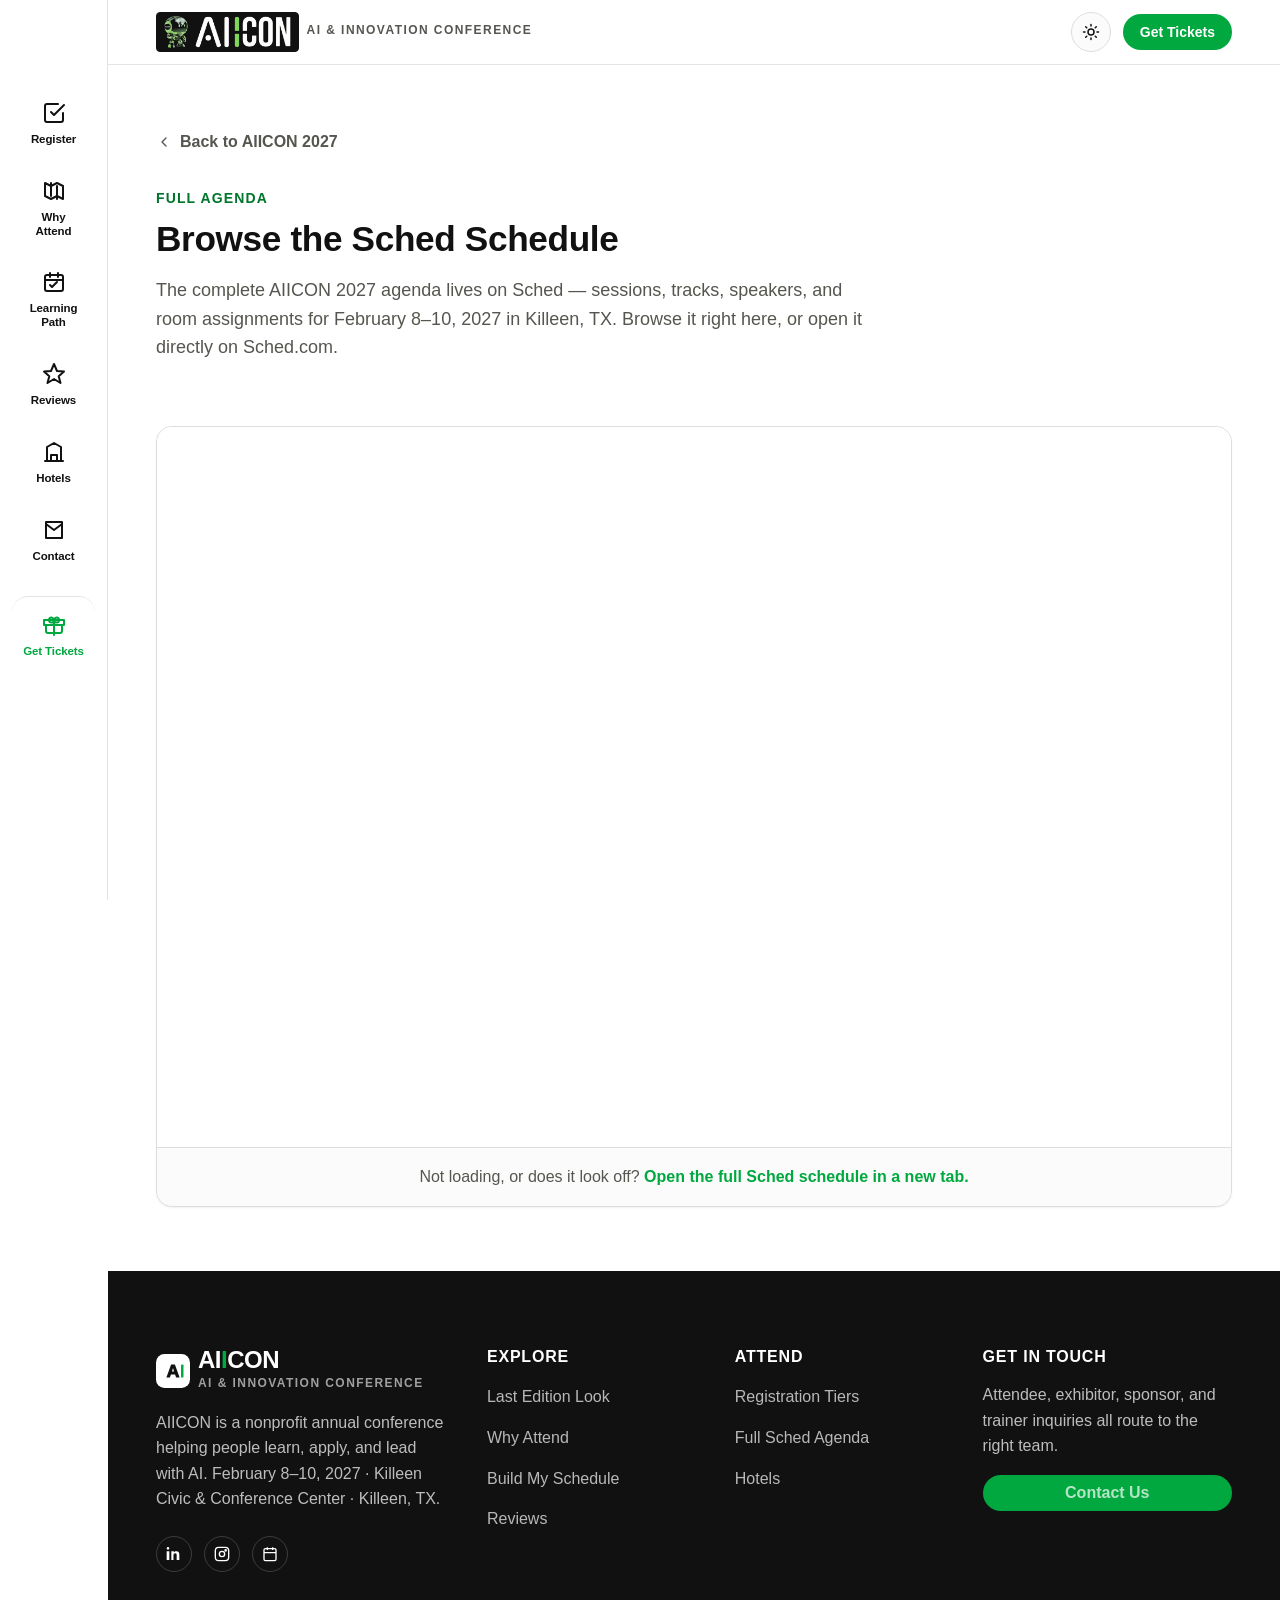
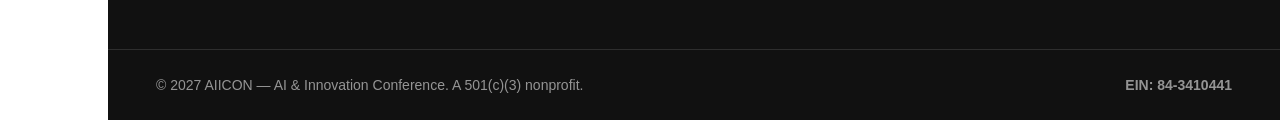
<file: schedule.html>
<!doctype html>
<html lang="en">
<head>
<meta charset="UTF-8" />
<meta name="viewport" content="width=device-width, initial-scale=1.0" />
<title>Full Schedule — AIICON 2027</title>
<meta name="description" content="Browse the full AIICON 2027 schedule — sessions, tracks, speakers, and rooms for February 8–10 in Killeen, TX." />
<meta property="og:title" content="Full Schedule — AIICON 2027" />
<meta property="og:description" content="Browse the full AIICON 2027 agenda — sessions, tracks, and speakers for February 8–10, 2027 in Killeen, TX." />
<meta property="og:type" content="website" />
<meta property="og:image" content="./assets/aiicon-hero-banner.webp" />

<link rel="preconnect" href="https://api.fontshare.com" />
<link href="https://api.fontshare.com/v2/css?f[]=cabinet-grotesk@700,800,500&f[]=satoshi@400,500,700&display=swap" rel="stylesheet" />

<link rel="stylesheet" href="./base.css" />
<link rel="stylesheet" href="./style.css" />
<script>
(function () {
  try {
    var theme = (window.matchMedia && window.matchMedia('(prefers-color-scheme: dark)').matches) ? 'dark' : 'light';
    document.documentElement.setAttribute('data-theme', theme);
  } catch (e) {
    document.documentElement.setAttribute('data-theme', 'light');
  }
})();
</script>

<script type="application/ld+json">
{
  "@context": "https://schema.org",
  "@type": "Event",
  "name": "AIICON 2027 — AI & Innovation Conference",
  "startDate": "2027-02-08",
  "endDate": "2027-02-10",
  "eventAttendanceMode": "https://schema.org/OfflineEventAttendanceMode",
  "location": {
    "@type": "Place",
    "name": "Killeen Civic & Conference Center",
    "address": "3601 S W S Young Dr, Killeen, TX, 76542, USA"
  },
  "description": "AIICON is a nonprofit annual conference helping people learn, apply, and lead with AI through hands-on workshops, panels, and real-world workflow building.",
  "organizer": {
    "@type": "Organization",
    "name": "AIICON"
  }
}
</script>
</head>
<body>
<a href="#main" class="skip-link">Skip to content</a>

<!-- ============ HEADER ============ -->
<header class="header" id="site-header">
  <div class="wrap header-inner">
    <a href="./index.html" class="logo" aria-label="AIICON home">
      <img src="./assets/logo-badge.png" alt="AIICON logo — ICON the mascot robot beside the AIICON wordmark" class="logo-badge-img" width="953" height="252" />
      <span class="logo-sub">AI &amp; Innovation Conference</span>
    </a>

    <div class="header-cta">
      <button class="theme-toggle" id="themeToggle" type="button" aria-label="Switch to dark mode" aria-pressed="false">
        <svg class="theme-toggle-icon theme-toggle-icon--sun" width="18" height="18" viewBox="0 0 24 24" fill="none" stroke="currentColor" stroke-width="2" stroke-linecap="round" aria-hidden="true">
          <circle cx="12" cy="12" r="4"/><path d="M12 2v2M12 20v2M4.93 4.93l1.41 1.41M17.66 17.66l1.41 1.41M2 12h2M20 12h2M4.93 19.07l1.41-1.41M17.66 6.34l1.41-1.41"/>
        </svg>
        <svg class="theme-toggle-icon theme-toggle-icon--moon" width="18" height="18" viewBox="0 0 24 24" fill="none" stroke="currentColor" stroke-width="2" stroke-linecap="round" stroke-linejoin="round" aria-hidden="true">
          <path d="M21 12.79A9 9 0 1 1 11.21 3 7 7 0 0 0 21 12.79Z"/>
        </svg>
      </button>
      <a href="https://aiicon2027.sched.com/" target="_blank" rel="noopener noreferrer" class="btn btn-primary btn-sm header-register">Get Tickets</a>
      <button class="nav-toggle" id="navToggle" aria-label="Open menu" aria-expanded="false" aria-controls="mobileMenu">
        <svg width="22" height="22" viewBox="0 0 24 24" fill="none" stroke="currentColor" stroke-width="2" stroke-linecap="round"><path d="M3 6h18M3 12h18M3 18h18"/></svg>
      </button>
    </div>
  </div>
  <div class="wrap">
    <nav class="mobile-menu" id="mobileMenu" aria-label="Mobile">
      <a href="./index.html#register">Register</a>
      <a href="./index.html#paths">Why Attend</a>
      <a href="./index.html#ways-in">Ways In</a>
      <a href="./index.html#assessment">My Learning Path</a>
      <a href="./schedule.html" class="is-active-page">Full Schedule</a>
      <a href="./index.html#reviews">Reviews</a>
      <a href="./index.html#hotels">Hotels</a>
      <a href="./index.html#contact">Contact</a>
      <a href="https://aiicon2027.sched.com/" target="_blank" rel="noopener noreferrer" class="btn btn-primary" style="margin-top:.5rem;">Get Tickets</a>
    </nav>
  </div>
</header>

<aside class="sidebar" id="sidebar" aria-label="Section navigation">
  <nav class="sidebar-nav">
    <a href="./index.html#register" class="sidebar-link">
      <svg viewBox="0 0 24 24" fill="none" stroke="currentColor" stroke-width="2" stroke-linecap="round" stroke-linejoin="round" aria-hidden="true">
        <path d="m9 11 3 3L22 4"/>
        <path d="M21 12v7a2 2 0 0 1-2 2H5a2 2 0 0 1-2-2V5a2 2 0 0 1 2-2h11"/>
      </svg>
      <span>Register</span>
    </a>
    
    <a href="./index.html#paths" class="sidebar-link">
      <svg viewBox="0 0 24 24" fill="none" stroke="currentColor" stroke-width="2" stroke-linecap="round" stroke-linejoin="round" aria-hidden="true">
        <path d="M9 20 3 17V4l6 3 6-3 6 3v13l-6-3-6 3Z"/>
        <path d="M9 4v13M15 7v13"/>
      </svg>
      <span>Why<br />Attend</span>
    </a>
    
    <a href="./index.html#assessment" class="sidebar-link">
      <svg width="24" height="24" viewBox="0 0 24 24" fill="none" stroke="currentColor" stroke-width="2" stroke-linecap="round" stroke-linejoin="round" aria-hidden="true">
        <rect x="3" y="5" width="18" height="16" rx="2"/>
        <path d="M16 3v4M8 3v4M3 10h18"/>
        <path d="m8 15 2 2 5-5"/>
      </svg>
      <span>Learning<br />Path</span>
    </a>
    
    <a href="./index.html#reviews" class="sidebar-link">
      <svg viewBox="0 0 24 24" fill="none" stroke="currentColor" stroke-width="2" stroke-linecap="round" stroke-linejoin="round" aria-hidden="true">
        <path d="M12 2 15 9l7 .6-5.3 4.6L18.5 21 12 17l-6.5 4 1.8-6.8L2 9.6 9 9Z"/>
      </svg>
      <span>Reviews</span>
    </a>
    
    <a href="./index.html#hotels" class="sidebar-link">
      <svg viewBox="0 0 24 24" fill="none" stroke="currentColor" stroke-width="2" stroke-linecap="round" stroke-linejoin="round" aria-hidden="true">
        <path d="M3 21h18M5 21V7l7-4 7 4v14M9 21v-6h6v6"/>
      </svg>
      <span>Hotels</span>
    </a>
    
    <a href="./index.html#contact" class="sidebar-link">
      <svg viewBox="0 0 24 24" fill="none" stroke="currentColor" stroke-width="2" stroke-linecap="round" stroke-linejoin="round" aria-hidden="true">
        <path d="M4 4h16v16H4z"/>
        <path d="m4 6 8 6 8-6"/>
      </svg>
      <span>Contact</span>
    </a>
    
    <a href="https://aiicon2027.sched.com/" target="_blank" rel="noopener noreferrer" class="sidebar-link sidebar-link--cta" data-section="register">
      <svg viewBox="0 0 24 24" fill="none" stroke="currentColor" stroke-width="2" stroke-linecap="round" stroke-linejoin="round" aria-hidden="true">
        <path d="M20 12v6a2 2 0 0 1-2 2H6a2 2 0 0 1-2-2v-6M2 7h20v5H2z"/>
        <path d="M12 22V7M12 7a2.5 2.5 0 1 1-2.5-2.5C11 4.5 12 7 12 7ZM12 7a2.5 2.5 0 1 0 2.5-2.5C13 4.5 12 7 12 7Z"/>
      </svg>
      <span>Get Tickets</span>
    </a>
  </nav>
</aside>

<main id="main">
<!-- ============ SCHEDULE PAGE HEADER ============ -->
<section class="section-tight" id="schedule-top" style="padding-top:clamp(var(--space-10),5vw,var(--space-16));">
  <div class="wrap">
    <a href="./index.html" class="schedule-back-link">
      <svg width="16" height="16" viewBox="0 0 24 24" fill="none" stroke="currentColor" stroke-width="2" stroke-linecap="round" stroke-linejoin="round" aria-hidden="true"><path d="m15 18-6-6 6-6"/></svg>
      Back to AIICON 2027
    </a>
    <div style="max-width:720px;margin-top:var(--space-6);">
      <span class="eyebrow">Full Agenda</span>
      <h1 class="section-title" style="margin-top:.5rem;margin-bottom:var(--space-4);">Browse the Sched Schedule</h1>
      <p class="section-lede">The complete AIICON 2027 agenda lives on Sched — sessions, tracks, speakers, and room assignments for February 8–10, 2027 in Killeen, TX. Browse it right here, or open it directly on Sched.com.</p>
    </div>
  </div>
</section>

<!-- ============ EMBEDDED SCHEDULE ============ -->
<section class="section-tight" id="schedule" style="padding-top:0;">
  <div class="wrap">
    <div class="schedule-embed reveal">
      <iframe
        id="schedIframe"
        src="https://aiicon2027.sched.com/"
        title="AIICON 2027 Sched schedule"
        loading="lazy"
        referrerpolicy="no-referrer-when-downgrade"
      ></iframe>
      <noscript>
        <p class="schedule-embed-fallback">Your browser blocked the embedded schedule. <a href="https://aiicon2027.sched.com/" target="_blank" rel="noopener noreferrer">Open the full Sched schedule in a new tab.</a></p>
      </noscript>
      <p class="schedule-embed-fallback" id="schedFallback">Not loading, or does it look off? <a href="https://aiicon2027.sched.com/" target="_blank" rel="noopener noreferrer">Open the full Sched schedule in a new tab.</a></p>
    </div>
  </div>
</section>

</main>
<footer class="footer">
  <div class="wrap footer-grid">
    <div>
      <a href="./index.html" class="logo" aria-label="AIICON home">
        <svg width="36" height="36" viewBox="0 0 36 36" fill="none" xmlns="http://www.w3.org/2000/svg" aria-hidden="true">
          <rect width="36" height="36" rx="9" fill="#ffffff"/>
          <path d="M11 25 L16 11 H20 L25 25 H21.3 L20.2 21.8 H15.8 L14.7 25 Z M16.9 18.4 H19.1 L18 14.8 Z" fill="#111111"/>
          <rect x="26.5" y="11" width="2.6" height="14" rx="1" fill="#00A83F"/>
        </svg>
        <span>
          <span class="logo-text" style="color:#fff;">AI<span class="accent">I</span>CON</span>
          <span class="logo-sub" style="color:color-mix(in oklab,#fff 60%,transparent);">AI &amp; Innovation Conference</span>
        </span>
      </a>
      <p class="footer-mission">AIICON is a nonprofit annual conference helping people learn, apply, and lead with AI. February 8–10, 2027 · Killeen Civic & Conference Center · Killeen, TX.</p>
      <div class="footer-social" style="margin-top:var(--space-6);">
        <a href="https://linkedin.com" target="_blank" rel="noopener noreferrer" aria-label="AIICON on LinkedIn">
          <svg width="16" height="16" viewBox="0 0 24 24" fill="currentColor"><path d="M4.98 3.5C4.98 4.6 4.1 5.5 3 5.5S1 4.6 1 3.5 1.9 1.5 3 1.5 4.98 2.4 4.98 3.5zM1 8h4v13H1zM8 8h3.8v1.8h.05C12.4 8.7 13.9 8 15.6 8c3.6 0 4.4 2.4 4.4 5.5V21h-4v-6.7c0-1.6 0-3.6-2.2-3.6s-2.6 1.7-2.6 3.5V21H8z"/></svg>
        </a>
        <a href="https://instagram.com" target="_blank" rel="noopener noreferrer" aria-label="AIICON on Instagram">
          <svg width="16" height="16" viewBox="0 0 24 24" fill="none" stroke="currentColor" stroke-width="2"><rect x="2" y="2" width="20" height="20" rx="5"/><circle cx="12" cy="12" r="4"/><circle cx="17.5" cy="6.5" r="1"/></svg>
        </a>
        <a href="https://aiicon2027.sched.com/" target="_blank" rel="noopener noreferrer" aria-label="AIICON on Sched">
          <svg width="16" height="16" viewBox="0 0 24 24" fill="none" stroke="currentColor" stroke-width="2"><rect x="3" y="4" width="18" height="18" rx="2"/><path d="M16 2v4M8 2v4M3 10h18"/></svg>
        </a>
      </div>
    </div>

    <div class="footer-col">
      <h4>Explore</h4>
      <ul role="list">
        <li><a href="./index.html#last-edition">Last Edition Look</a></li>
        <li><a href="./index.html#paths">Why Attend</a></li>
        <li><a href="./index.html#assessment">Build My Schedule</a></li>
        <li><a href="./index.html#reviews">Reviews</a></li>
      </ul>
    </div>

    <div class="footer-col">
      <h4>Attend</h4>
      <ul role="list">
        <li><a href="./index.html#register">Registration Tiers</a></li>
        <li><a href="./schedule.html">Full Sched Agenda</a></li>
        <li><a href="./index.html#hotels">Hotels</a></li>
      </ul>
    </div>

    <div class="footer-col">
      <h4>Get in Touch</h4>
      <p class="footer-mission" style="margin-bottom:var(--space-4);">Attendee, exhibitor, sponsor, and trainer inquiries all route to the right team.</p>
      <a href="./index.html#contact" class="btn btn-primary btn-sm" style="width:100%;">Contact Us</a>
    </div>
  </div>

  <div class="wrap footer-bottom">
    <span>© 2027 AIICON — AI &amp; Innovation Conference. A 501(c)(3) nonprofit.</span>
    <span><strong>EIN: 84-3410441</strong></span>
  </div>
</footer>

<script src="./app.js" defer></script>
<script data-pplx-inline-edit>
(function () {
  if (window === window.top) return;

  const allowedParentOrigins = ["https://www.perplexity.ai","https://perplexity.ai","https://testing.perplexity.ai","https://staging.perplexity.ai","https://*.preview.i.perplexity.ai","http://perplexity.localhost","http://localhost:1420","http://127.0.0.1:1420","http://localhost:3000","http://127.0.0.1:3000","http://localhost:5173","http://127.0.0.1:5173"];
  const MAX_FONT_BYTES = 500 * 1024;
  const MAX_TOTAL_FONT_BYTES = 2 * 1024 * 1024;
  let scrollForwarding = false;
  let scrollRaf = 0;
  let trustedTopOrigin = null;

  // Allow entries like "https://*.preview.i.perplexity.ai" — the wildcard
  // matches a single DNS label (no dots), so "https://*.foo" cannot stretch
  // across multiple labels.
  function matchesAllowedOrigin(origin) {
    if (!origin) return false;
    for (const entry of allowedParentOrigins) {
      if (!entry.includes("*")) {
        if (entry === origin) return true;
        continue;
      }
      const pattern = new RegExp(
        "^" +
          entry.replace(/[.+?^${}()|[\]\\]/g, "\\$&").replace(/\*/g, "[^.]+") +
          "$",
      );
      if (pattern.test(origin)) return true;
    }
    return false;
  }

  // Trust decision: when the sender is same-origin-visible (event.origin is a
  // real origin like https://www.perplexity.ai) we trust event.origin directly.
  // When event.origin is "null" (opaque broker srcdoc), we fall back to the
  // broker's stamped `parentOrigin` to identify the top window. The fallback
  // is claim-only — we rely on the browser's native `targetOrigin` enforcement
  // on the response path (see postToTrustedTop) to ensure replies can't be
  // delivered to anyone but the actual top window of that claimed origin.
  function getTrustedParentOrigin(event) {
    const forwardedParentOrigin =
      typeof event.data.parentOrigin === "string" ? event.data.parentOrigin : null;
    const parentOrigin = event.origin === "null" ? forwardedParentOrigin : event.origin;
    return matchesAllowedOrigin(parentOrigin) ? parentOrigin : null;
  }

  // All responses go to window.top with targetOrigin = the allowlisted origin.
  // An attacker that iframes us inside their own null-origin broker can claim
  // any parentOrigin they like, but the browser will drop the reply whenever
  // the real top's origin doesn't match — so the screenshot never leaves.
  function postToTrustedTop(message) {
    if (!trustedTopOrigin) return;
    try {
      window.top.postMessage(message, trustedTopOrigin);
    } catch (_error) {}
  }

  function inlineAll(original, clone) {
    if (original.nodeType !== 1 || clone.nodeType !== 1) return;

    try {
      const computedStyle = getComputedStyle(original);
      // cssText on a computed style is the serialized declaration in modern
      // Chromium/Safari — a single read beats enumerating ~400 longhand
      // properties. Firefox returns "" here, so we fall back on empty.
      const serialized = computedStyle.cssText;
      if (serialized) {
        clone.style.cssText = serialized;
      } else {
        const parts = new Array(computedStyle.length);
        for (let index = 0; index < computedStyle.length; index += 1) {
          const property = computedStyle[index];
          parts[index] = `${property}:${computedStyle.getPropertyValue(property)};`;
        }
        clone.style.cssText = parts.join("");
      }
    } catch (_error) {}

    const originalChildren = original.children;
    const clonedChildren = clone.children;
    for (
      let index = 0;
      index < originalChildren.length && index < clonedChildren.length;
      index += 1
    ) {
      inlineAll(originalChildren[index], clonedChildren[index]);
    }
  }

  function extractFontUrl(srcValue) {
    const matches = [
      ...srcValue.matchAll(
        /url\(["']?([^"')]+)["']?\)(?:\s*format\(["']?([^"')]+)["']?\))?/gi,
      ),
    ];
    if (matches.length === 0) return null;
    const woff2 = matches.find((m) => m[2] && m[2].toLowerCase().includes("woff2"));
    if (woff2) return woff2[1];
    const woff = matches.find((m) => m[2] && m[2].toLowerCase().includes("woff"));
    if (woff) return woff[1];
    return matches[0][1];
  }

  // Cache resolved font URL -> data URI across captures. Fonts on a page
  // essentially never change, and a batch run emits multiple captures back to
  // back — without this we'd refetch + re-base64 every time.
  const fontDataUriCache = new Map();
  const SRC_DECLARATION_RE = /src\s*:\s*[^;}]+/i;

  async function fetchAsDataUri(url) {
    if (fontDataUriCache.has(url)) return fontDataUriCache.get(url);
    let dataUri = null;
    try {
      const response = await fetch(url, { mode: "cors", credentials: "omit" });
      if (response.ok) {
        const blob = await response.blob();
        if (blob.size <= MAX_FONT_BYTES) {
          dataUri = await new Promise((resolve) => {
            const reader = new FileReader();
            reader.onloadend = () =>
              resolve(typeof reader.result === "string" ? reader.result : null);
            reader.onerror = () => resolve(null);
            reader.readAsDataURL(blob);
          });
        }
      }
    } catch (_error) {
      dataUri = null;
    }
    fontDataUriCache.set(url, dataUri);
    return dataUri;
  }

  function collectFontFaceRuleTexts() {
    const rules = [];
    for (const sheet of document.styleSheets) {
      let cssRules;
      try {
        cssRules = sheet.cssRules;
      } catch (_error) {
        continue;
      }
      if (!cssRules) continue;
      for (const rule of cssRules) {
        const cssText = rule.cssText || "";
        if (cssText.startsWith("@font-face")) rules.push(cssText);
      }
    }
    return rules;
  }

  async function buildInlinedFontCss() {
    const ruleTexts = collectFontFaceRuleTexts();
    if (ruleTexts.length === 0) return null;

    const resolved = ruleTexts.map((cssText) => {
      if (!SRC_DECLARATION_RE.test(cssText)) return null;
      const srcMatch = cssText.match(/src\s*:\s*([^;}]+)[;}]/i);
      if (!srcMatch) return null;
      const url = extractFontUrl(srcMatch[1]);
      if (!url) return null;
      try {
        return { cssText, url: new URL(url, document.baseURI).href };
      } catch (_error) {
        return null;
      }
    });

    const dataUris = await Promise.all(
      resolved.map((entry) => (entry ? fetchAsDataUri(entry.url) : Promise.resolve(null))),
    );

    const inlined = [];
    let totalBytes = 0;
    for (let index = 0; index < resolved.length; index += 1) {
      const entry = resolved[index];
      const dataUri = dataUris[index];
      if (!entry || !dataUri) continue;
      const approxBytes = dataUri.length * 0.75;
      if (totalBytes + approxBytes > MAX_TOTAL_FONT_BYTES) break;
      totalBytes += approxBytes;
      inlined.push(entry.cssText.replace(SRC_DECLARATION_RE, `src: url("${dataUri}")`));
    }
    return inlined.length > 0 ? inlined.join("\n") : null;
  }

  function stripExternal(clone) {
    const images = clone.querySelectorAll("img");
    for (let index = 0; index < images.length; index += 1) {
      const src = images[index].getAttribute("src");
      if (src && !src.startsWith("data:")) images[index].removeAttribute("src");
    }

    const elements = clone.querySelectorAll("*");
    for (let index = 0; index < elements.length; index += 1) {
      const style = elements[index].style.cssText;
      if (style && style.includes("url(")) {
        elements[index].style.cssText = style.replace(
          /url\(["']?(?!data:)[^)"']*["']?\)/gi,
          "none",
        );
      }
    }
  }

  function emitScroll() {
    scrollRaf = 0;
    if (!scrollForwarding) return;
    postToTrustedTop({
      type: "INLINE_EDIT_SCROLL",
      scrollX: window.scrollX,
      scrollY: window.scrollY,
    });
  }

  window.addEventListener(
    "scroll",
    function () {
      if (!scrollForwarding || scrollRaf) return;
      scrollRaf = requestAnimationFrame(emitScroll);
    },
    { passive: true, capture: true },
  );

  async function handleCaptureRequest(event) {
    const requestId = event.data.requestId;
    const scrollX = window.scrollX;
    const scrollY = window.scrollY;
    const width = window.innerWidth;
    const height = window.innerHeight;

    function postResult(dataUrl) {
      postToTrustedTop({
        type: "INLINE_EDIT_SCREENSHOT_RESULT",
        requestId,
        dataUrl,
        scrollX,
        scrollY,
      });
    }

    try {
      // Wait for any pending web fonts to resolve so both inline metrics and
      // the @font-face inlining below see the same loaded faces.
      if (document.fonts && document.fonts.ready) {
        try {
          await document.fonts.ready;
        } catch (_error) {}
      }

      const clone = document.documentElement.cloneNode(true);
      inlineAll(document.documentElement, clone);

      const removedNodes = clone.querySelectorAll("script,link[rel=\"stylesheet\"],style");
      for (let index = 0; index < removedNodes.length; index += 1) {
        removedNodes[index].remove();
      }

      stripExternal(clone);

      // Re-embed web fonts as data-URI @font-face rules so the SVG rasterizer
      // can resolve them — external font URLs aren't fetched during
      // foreignObject rendering, which would otherwise force a fallback face
      // and change text metrics.
      const inlinedFontCss = await buildInlinedFontCss();
      if (inlinedFontCss) {
        const styleEl = document.createElement("style");
        styleEl.textContent = inlinedFontCss;
        const head = clone.querySelector("head");
        if (head) head.appendChild(styleEl);
        else clone.insertBefore(styleEl, clone.firstChild);
      }

      const html = new XMLSerializer().serializeToString(clone);
      const svg =
        `<svg xmlns="http://www.w3.org/2000/svg" width="${width}" height="${height}">` +
        '<foreignObject width="100%" height="100%">' +
        `<div xmlns="http://www.w3.org/1999/xhtml" style="width:${width}px;height:${height}px;overflow:hidden">` +
        `<div style="position:relative;left:-${scrollX}px;top:-${scrollY}px">` +
        html +
        "</div></div></foreignObject></svg>";
      const svgUrl = `data:image/svg+xml;charset=utf-8,${encodeURIComponent(svg)}`;
      const image = new Image();
      image.onload = function () {
        const canvas = document.createElement("canvas");
        canvas.width = width;
        canvas.height = height;
        canvas.getContext("2d").drawImage(image, 0, 0);
        postResult(canvas.toDataURL("image/png"));
      };
      image.onerror = function () {
        postResult(null);
      };
      image.src = svgUrl;
    } catch (_error) {
      postResult(null);
    }
  }

  window.addEventListener("message", function (event) {
    if (!event.data) return;
    // Only accept messages from the direct parent frame. Blocks sibling /
    // unrelated-window postMessage senders that could otherwise reach us.
    if (event.source !== window.parent) return;

    const trustedParentOrigin = getTrustedParentOrigin(event);
    if (!trustedParentOrigin) return;
    trustedTopOrigin = trustedParentOrigin;

    if (event.data.type === "INLINE_EDIT_SCROLL_START") {
      scrollForwarding = true;
      emitScroll();
      return;
    }

    if (event.data.type === "INLINE_EDIT_SCROLL_STOP") {
      scrollForwarding = false;
      if (scrollRaf) cancelAnimationFrame(scrollRaf);
      scrollRaf = 0;
      return;
    }

    if (event.data.type !== "INLINE_EDIT_CAPTURE_REQUEST") return;

    handleCaptureRequest(event);
  });
})();


</script></body>
</html>
</file>
<file: base.css>
/* base.css — mandatory reset & foundation */
*,
*::before,
*::after {
  box-sizing: border-box;
  margin: 0;
  padding: 0;
}

html {
  color-scheme: light dark;
  -moz-text-size-adjust: none;
  -webkit-text-size-adjust: none;
  text-size-adjust: none;
  -webkit-font-smoothing: antialiased;
  -moz-osx-font-smoothing: grayscale;
  text-rendering: optimizeLegibility;
  scroll-behavior: smooth;
  hanging-punctuation: first last;
  scroll-padding-top: 5rem;
}

body {
  min-height: 100dvh;
  line-height: 1.6;
  font-family: var(--font-body, sans-serif);
  font-size: var(--text-base);
  color: var(--color-text);
  background-color: var(--color-bg);
  overflow-x: hidden;
  transition: background-color 220ms ease, color 220ms ease;
}

a {
  color: inherit;
  text-decoration: none;
}

img,
picture,
video,
canvas,
svg {
  display: block;
  max-width: 100%;
  height: auto;
}
ul[role='list'],
ol[role='list'] {
  list-style: none;
}
input,
button,
textarea,
select {
  font: inherit;
  color: inherit;
}

h1,
h2,
h3,
h4,
h5,
h6 {
  text-wrap: balance;
  line-height: 1.15;
}
p,
li,
figcaption {
  text-wrap: pretty;
}

::selection {
  background: color-mix(in oklab, var(--color-primary) 30%, transparent);
  color: var(--color-text);
}

:focus-visible {
  outline: 2px solid var(--color-primary);
  outline-offset: 3px;
  border-radius: var(--radius-sm);
}

@media (prefers-reduced-motion: reduce) {
  *,
  *::before,
  *::after {
    animation-duration: 0.01ms !important;
    animation-iteration-count: 1 !important;
    transition-duration: 0.01ms !important;
    scroll-behavior: auto !important;
  }
}

button {
  cursor: pointer;
  background: none;
  border: none;
}
table {
  border-collapse: collapse;
  width: 100%;
}

a,
button,
[role='button'],
[role='link'],
input,
textarea,
select {
  transition:
    color var(--transition-interactive),
    background var(--transition-interactive),
    border-color var(--transition-interactive),
    box-shadow var(--transition-interactive),
    transform var(--transition-interactive);
}

.sr-only {
  position: absolute;
  width: 1px;
  height: 1px;
  padding: 0;
  margin: -1px;
  overflow: hidden;
  clip: rect(0, 0, 0, 0);
  white-space: nowrap;
  border-width: 0;
}
</file>
<file: style.css>
/* ==========================================================================
   AIICON 2027 — Design Tokens
   Palette: Clean White / Kelly Green / Deep Black — high-energy tech nonprofit
   Type: Cabinet Grotesk (display) + Satoshi (body) — Fontshare
   ========================================================================== */

:root,
[data-theme='light'] {
  /* ---- Type Scale (fluid clamp) ---- */
  --text-xs: clamp(0.75rem, 0.7rem + 0.25vw, 0.875rem);
  --text-sm: clamp(0.875rem, 0.8rem + 0.35vw, 1rem);
  --text-base: clamp(1rem, 0.95rem + 0.25vw, 1.125rem);
  --text-lg: clamp(1.125rem, 1rem + 0.75vw, 1.5rem);
  --text-xl: clamp(1.5rem, 1.2rem + 1.25vw, 2.25rem);
  --text-2xl: clamp(2rem, 1.2rem + 2.5vw, 3.25rem);
  --text-3xl: clamp(2.5rem, 1rem + 4vw, 4.5rem);
  --text-hero: clamp(2.25rem, 0.9rem + 4.4vw, 4.25rem);

  /* ---- Spacing (4px system) ---- */
  --space-1: 0.25rem;
  --space-2: 0.5rem;
  --space-3: 0.75rem;
  --space-4: 1rem;
  --space-5: 1.25rem;
  --space-6: 1.5rem;
  --space-7: 1.75rem;
  --space-8: 2rem;
  --space-10: 2.5rem;
  --space-12: 3rem;
  --space-16: 4rem;
  --space-20: 5rem;
  --space-24: 6rem;
  --space-32: 8rem;

  /* ---- Surfaces ---- */
  --color-bg: #ffffff;
  --color-surface: #fbfbfb;
  --color-surface-2: #f5f6f5;
  --color-surface-contrast: #f5f6f5;
  --color-surface-offset: #eef1ef;
  --color-surface-dynamic: #e7ebe8;
  --color-divider: #e3e5e3;
  --color-border: #dbdedc;

  /* ---- Text (deep off-black) ---- */
  --color-text: #111111;
  --color-text-muted: #55564f;
  --color-text-faint: #8b8d87;
  --color-text-inverse: #ffffff;

  /* ---- Fixed ink surface (always dark, theme-independent — footer, badges, featured cards) ---- */
  --color-ink: #111111;
  --color-ink-text: #ffffff;
  --color-ink-text-muted: color-mix(in oklab, #ffffff 72%, transparent);

  /* ---- Primary Accent (Kelly Green) ---- */
  --color-primary: #00a83f;
  --color-primary-hover: #008f36;
  --color-primary-active: #00762d;
  --color-primary-highlight: #d6f2e0;
  --color-primary-shade: #00853f;

  /* ---- Supporting semantic colors ---- */
  --color-warning: #b3690b;
  --color-warning-highlight: #f2e2cd;
  --color-error: #c22b3a;
  --color-error-highlight: #f3d6d9;
  --color-success: var(--color-primary);
  --color-success-highlight: var(--color-primary-highlight);
  --color-gold: #cf9b1a;
  --color-gold-highlight: #f2e6c4;

  /* ---- Radius ---- */
  --radius-sm: 0.375rem;
  --radius-md: 0.625rem;
  --radius-lg: 1rem;
  --radius-xl: 1.5rem;
  --radius-full: 9999px;

  /* ---- Transitions ---- */
  --transition-interactive: 180ms cubic-bezier(0.16, 1, 0.3, 1);
  --ease-out: cubic-bezier(0.16, 1, 0.3, 1);

  /* ---- Shadows (tone-matched, cool neutral) ---- */
  --shadow-sm: 0 1px 2px oklch(0.15 0.01 150 / 0.06);
  --shadow-md: 0 8px 24px oklch(0.15 0.02 150 / 0.10);
  --shadow-lg: 0 20px 48px oklch(0.15 0.02 150 / 0.16);

  /* ---- Content widths ---- */
  --content-narrow: 640px;
  --content-default: 1080px;
  --content-wide: 1280px;
  --content-full: 100%;

  /* ---- Fonts ---- */
  --font-display: 'Cabinet Grotesk', 'General Sans', 'Helvetica Neue', sans-serif;
  --font-body: 'Satoshi', 'Inter', 'Helvetica Neue', sans-serif;
}

/* Dark mode kept minimal/optional per brand (white-bg conversion focus),
   but provided for system preference + accessibility toggle. */
[data-theme='dark'] {
  --color-bg: #0b0d0c;
  --color-surface: #121513;
  --color-surface-2: #161917;
  --color-surface-contrast: #010201;
  --color-surface-offset: #1b1f1c;
  --color-surface-dynamic: #232722;
  --color-divider: #262b26;
  --color-border: #2e332d;
  --color-text: #f4f6f4;
  --color-text-muted: #a9ada6;
  --color-text-faint: #6f7369;
  --color-text-inverse: #111111;
  --color-primary: #21d466;
  --color-primary-hover: #4ee085;
  --color-primary-active: #0fae52;
  --color-primary-highlight: #163523;
  --shadow-sm: 0 1px 2px oklch(0 0 0 / 0.3);
  --shadow-md: 0 8px 24px oklch(0 0 0 / 0.4);
  --shadow-lg: 0 20px 48px oklch(0 0 0 / 0.5);
}

/* ==========================================================================
   Layout Primitives
   ========================================================================== */

.wrap {
  width: 100%;
  max-width: var(--content-wide);
  margin-inline: auto;
  padding-inline: clamp(var(--space-5), 4vw, var(--space-12));
}

section {
  padding-block: clamp(var(--space-16), 8vw, var(--space-24));
}

.section-tight {
  padding-block: clamp(var(--space-10), 5vw, var(--space-16));
}

.eyebrow {
  display: inline-flex;
  align-items: center;
  gap: var(--space-2);
  font-family: var(--font-body);
  font-weight: 700;
  font-size: var(--text-xs);
  letter-spacing: 0.08em;
  text-transform: uppercase;
  color: var(--color-primary-active);
}

h1,
h2,
h3,
h4 {
  font-family: var(--font-display);
  letter-spacing: -0.01em;
  color: var(--color-text);
}

.section-title {
  font-size: var(--text-xl);
  font-weight: 700;
}

.section-lede {
  font-size: var(--text-base);
  color: var(--color-text-muted);
  max-width: 72ch;
}

.category-pill {
  font-size: var(--text-xs);
  background-color: var(--color-primary);
  color: #121513 !important;
  padding: 2px 8px;
  border-radius: 10px;
  text-transform: uppercase;
}

/* ==========================================================================
   Buttons
   ========================================================================== */

.btn {
  display: inline-flex;
  align-items: center;
  justify-content: center;
  gap: var(--space-2);
  font-family: var(--font-body);
  font-weight: 700;
  font-size: var(--text-sm);
  line-height: 1;
  padding: var(--space-4) var(--space-8);
  border-radius: var(--radius-full);
  min-height: 44px;
  white-space: nowrap;
  border: 1.5px solid transparent;
}

.btn-primary {
  background: var(--color-primary);
  color: #ffffff;
}
.btn-primary:hover {
  background: var(--color-primary-hover);
  transform: translateY(-1px);
  box-shadow: var(--shadow-md);
}
.btn-primary:active {
  background: var(--color-primary-active);
  transform: translateY(0);
}

.btn-outline {
  background: transparent;
  color: var(--color-text);
  border-color: var(--color-primary);
}
.btn-outline:hover {
  border-color: var(--color-text);
  background: var(--color-surface-2);
}

.btn-ghost {
  background: transparent;
  color: var(--color-text);
  padding-inline: var(--space-3);
}
.btn-ghost:hover {
  color: var(--color-primary-active);
}

.btn-sm {
  padding: var(--space-2) var(--space-4);
  font-size: var(--text-xs);
  min-height: 36px;
}

/* ==========================================================================
   Header
   ========================================================================== */

.header {
  position: sticky;
  top: 0;
  z-index: 100;
  background: color-mix(in oklab, var(--color-bg) 92%, transparent);
  backdrop-filter: blur(14px);
  -webkit-backdrop-filter: blur(14px);
  border-bottom: 1px solid var(--color-divider);
  transition:
    transform 0.3s var(--ease-out),
    box-shadow 0.3s var(--ease-out);
  margin-left: var(--sidebar-w);
  width: calc(100% - var(--sidebar-w));
}
.header--hidden {
  transform: translateY(-100%);
}
.header--scrolled {
  box-shadow: var(--shadow-sm);
}

/* ==========================================================================
   Sidebar (section navigation)
   ========================================================================== */

.sidebar {
  display: none;
}

@media (min-width: 900px) {
  :root {
    --header-h: 73px;
    --sidebar-w: 108px;
  }

  .sidebar {
    display: block;
    position: fixed;
    top: 0;
    left: 0;
    width: var(--sidebar-w);
    height: 100vh;
    padding-top: calc(var(--header-h) + var(--space-4));
    background: var(--color-bg);
    border-right: 1px solid var(--color-divider);
    overflow-y: auto;
    z-index: 90;
  }

  .sidebar-nav {
    display: flex;
    flex-direction: column;
    gap: var(--space-2);
    padding: 0 var(--space-3) var(--space-6);
  }

  .sidebar-link {
    display: flex;
    flex-direction: column;
    align-items: center;
    gap: var(--space-2);
    padding: var(--space-3) var(--space-2);
    border-radius: var(--radius-lg);
    text-align: center;
    color: var(--color-text);
    font-size: 0.72rem;
    font-weight: 700;
    line-height: 1.2;
    letter-spacing: -0.01em;
    transition: background-color 0.2s var(--ease-out), color 0.2s var(--ease-out);
  }
  .sidebar-link svg {
    width: 24px;
    height: 24px;
    flex-shrink: 0;
  }
  .sidebar-link:hover {
    background: color-mix(in oklab, var(--color-primary) 10%, transparent);
  }
  .sidebar-link.is-active {
    background: color-mix(in oklab, var(--color-primary) 14%, transparent);
    color: var(--color-primary);
  }
  .sidebar-link--cta {
    margin-top: var(--space-3);
    padding-top: var(--space-4);
    border-top: 1px solid var(--color-divider);
    color: var(--color-primary);
  }

  main#main {
    margin-left: var(--sidebar-w);
    width: calc(100% - var(--sidebar-w));
  }
}

.header-inner {
  display: flex;
  align-items: center;
  justify-content: space-between;
  gap: var(--space-6);
  padding-block: var(--space-3);
}

.logo {
  display: flex;
  align-items: center;
  gap: var(--space-2);
  flex-shrink: 0;
}
.logo svg {
  height: 34px;
  width: auto;
}
.logo-badge-img {
  height: 34px;
  width: auto;
  border: 1px solid var(--color-ink);
  border-radius: 4px;
  display: block;
  background: var(--color-ink);
  padding: 2px 6px;
  box-sizing: content-box;
}
.logo-text {
  font-family: var(--font-display);
  font-weight: 800;
  font-size: var(--text-lg);
  letter-spacing: -0.02em;
  color: var(--color-text);
  line-height: 1;
}
.logo-text .accent {
  color: var(--color-primary);
}
.logo-sub {
  display: block;
  font-family: var(--font-body);
  font-size: 0.75rem;
  font-weight: 700;
  letter-spacing: 0.12em;
  text-transform: uppercase;
  color: var(--color-text-muted);
  margin-top: -2px;
}

.nav {
  display: flex;
  align-items: center;
  gap: var(--space-8);
}
.nav-links {
  display: flex;
  align-items: center;
  gap: var(--space-6);
}
.nav-links a {
  font-family: var(--font-body);
  font-weight: 600;
  font-size: var(--text-sm);
  color: var(--color-text);
  position: relative;
  padding-block: var(--space-1);
}
.nav-links a::after {
  content: '';
  position: absolute;
  left: 0;
  bottom: -2px;
  height: 2px;
  width: 0;
  background: var(--color-primary);
  transition: width var(--transition-interactive);
}
.nav-links a:hover::after {
  width: 100%;
}
.nav-links a:hover {
  color: var(--color-primary-active);
}

.header-cta {
  display: flex;
  align-items: center;
  gap: var(--space-3);
}

.nav-toggle {
  display: flex;
  align-items: center;
  justify-content: center;
  width: 44px;
  height: 44px;
  border-radius: var(--radius-md);
  color: var(--color-text);
  flex-shrink: 0;
}
.nav-toggle:hover {
  background: var(--color-surface-2);
}
@media (min-width: 900px) {
  .nav-toggle {
    display: none;
  }
}

.theme-toggle {
  position: relative;
  display: flex;
  align-items: center;
  justify-content: center;
  width: 40px;
  height: 40px;
  border-radius: var(--radius-full);
  border: 1px solid var(--color-border);
  color: var(--color-text);
  flex-shrink: 0;
  background: var(--color-surface);
}
.theme-toggle:hover {
  background: var(--color-surface-2);
  border-color: var(--color-text-faint);
}
.theme-toggle-icon {
  position: absolute;
  transition: opacity 200ms var(--ease-out), transform 200ms var(--ease-out);
}
.theme-toggle-icon--sun {
  opacity: 1;
  transform: scale(1) rotate(0deg);
}
.theme-toggle-icon--moon {
  opacity: 0;
  transform: scale(0.5) rotate(-40deg);
}
[data-theme='dark'] .theme-toggle-icon--sun {
  opacity: 0;
  transform: scale(0.5) rotate(40deg);
}
[data-theme='dark'] .theme-toggle-icon--moon {
  opacity: 1;
  transform: scale(1) rotate(0deg);
}

.mobile-menu {
  display: none;
  flex-direction: column;
  gap: var(--space-1);
  padding: var(--space-4) 0 var(--space-6);
  border-top: 1px solid var(--color-divider);
}
.mobile-menu.is-open {
  display: flex;
}
.mobile-menu a {
  font-family: var(--font-body);
  font-weight: 600;
  font-size: var(--text-base);
  color: var(--color-text);
  padding: var(--space-3) var(--space-2);
  border-radius: var(--radius-md);
}
.mobile-menu a.is-active-page {
  color: var(--color-primary-active);
  background: var(--color-primary-highlight);
}
.mobile-menu a:hover {
  background: var(--color-surface-2);
  color: var(--color-primary-active);
}

/* ==========================================================================
   Hero
   ========================================================================== */

.hero {
  position: relative;
  padding-block: clamp(var(--space-10), 6vw, var(--space-16)) clamp(var(--space-12), 6vw, var(--space-20));
  overflow: hidden;
  isolation: isolate;
}

.hero-grid {
  display: flex;
  flex-direction: column;
  align-items: center;
  gap: clamp(var(--space-8), 5vw, var(--space-10));
}

.hero-copy {
  display: flex;
  flex-direction: column;
  align-items: center;
  text-align: center;
  max-width: 720px;
}

.hero-banner {
  max-width: 1100px;
  margin: 0 auto var(--space-8);
}
.hero-banner img {
  display: block;
  width: 100%;
  height: auto;
}

.hero-image.dark {
  display: none;
}
[data-theme="dark"] .hero-image.dark {
  display: block;
}
[data-theme="dark"] .hero-image.light {
  display: none;
}
.hero-image {
  width: 100%;
  max-width: 720px;
}
.hero-image img {
  display: block;
  width: 100%;
  height: auto;
}

.hero-ctas--center {
  justify-content: center;
}
.hero-meta--center {
  justify-content: center;
}

.badge {
  display: inline-flex;
  align-items: center;
  gap: var(--space-2);
  background: var(--color-primary-highlight);
  color: var(--color-primary-active);
  font-family: var(--font-body);
  font-weight: 700;
  font-size: var(--text-xs);
  letter-spacing: 0.05em;
  text-transform: uppercase;
  padding: var(--space-2) var(--space-4);
  border-radius: var(--radius-full);
  margin-bottom: var(--space-6);
}
.badge svg {
  width: 14px;
  height: 14px;
}

.hero-h1 {
  font-size: var(--text-hero);
  font-weight: 800;
  line-height: 1.02;
  margin-bottom: var(--space-6);
}
.hero-h1 .accent {
  color: var(--color-primary);
}

.hero-sub {
  font-size: var(--text-lg);
  color: var(--color-text-muted);
  max-width: 46ch;
  margin-bottom: var(--space-8);
  font-family: var(--font-body);
  font-weight: 400;
}
.hero-sub strong {
  color: var(--color-text);
  font-weight: 700;
}

.hero-ctas {
  display: flex;
  flex-wrap: wrap;
  gap: var(--space-4);
  margin-bottom: var(--space-8);
}
.hero-ctas .btn {
  padding: var(--space-4) var(--space-7);
  font-size: var(--text-sm);
}

.hero-meta {
  display: flex;
  flex-wrap: wrap;
  gap: var(--space-6);
  font-family: var(--font-body);
  font-size: var(--text-xs);
  color: var(--color-text-muted);
}
.hero-meta li {
  display: flex;
  align-items: center;
  gap: var(--space-2);
}
.hero-meta svg {
  width: 16px;
  height: 16px;
  color: var(--color-primary);
  flex-shrink: 0;
}

.hero-visual {
  position: relative;
  border-radius: var(--radius-xl);
  overflow: hidden;
  background: #0e120f;
  box-shadow: var(--shadow-lg);
  aspect-ratio: 4 / 3;
}
.hero-visual img {
  width: 100%;
  height: 100%;
  object-fit: cover;
}
.hero-visual::after {
  content: '';
  position: absolute;
  inset: 0;
  border-radius: var(--radius-xl);
  border: 1px solid color-mix(in oklab, var(--color-primary) 30%, transparent);
  pointer-events: none;
}

@media (max-width: 720px) {
  .hero-banner {
    margin-bottom: var(--space-6);
  }
}

/* HERO SLIDER */

.hero-background {
  position: absolute;
  inset: 0;
  z-index: -2;
}

.hero-bg-slide {
  position: absolute;
  inset: 0;

  background-size: cover;
  background-position: center;
  background-repeat: no-repeat;

  opacity: 0;
  transition: opacity 1.8s ease;

  /* Gives the photos a tiny bit of cinematic movement */
  transform: scale(1.03);
}

.hero-bg-slide.active {
  opacity: 1;
}

/* Readability layer */
.hero-background::after {
  content: "";
  position: absolute;
  inset: -1px;
  z-index: 2;
  pointer-events: none;
  
  background: linear-gradient(
    110deg,
    rgba(255, 255, 255, 0.94) 0%,
    rgba(255, 255, 255, 0.87) 48%,
    rgba(255, 255, 255, 0.80) 100%
  );
}




/* ==========================================================================
   Stats bar
   ========================================================================== */

.stats-section {
  /* background: var(--color-ink); */
  color: var(--color-ink-text);
}
.stats-grid {
  display: grid;
  grid-template-columns: repeat(3, 1fr);
  gap: var(--space-4);
}
.stat-card {
  /* background: color-mix(in oklab, #ffffff 6%, transparent); */
  background: var(--color-ink);
  border: 1px solid rgba(255, 255, 255, 0.08);
  box-shadow:
    0 4px 12px rgba(0, 0, 0, 0.08),
    0 12px 30px rgba(0, 0, 0, 0.10);
  border-radius: var(--radius-lg);
  padding: var(--space-6);
  display: flex;
  flex-direction: column;
  gap: var(--space-2);
}
.stat-num {
  font-family: var(--font-display);
  font-size: var(--text-2xl);
  font-weight: 800;
  color: var(--color-primary);
  line-height: 1;
  font-variant-numeric: tabular-nums;
}
.stat-label {
  font-family: var(--font-body);
  font-weight: 600;
  font-size: var(--text-sm);
  color: #ffffff;
}
.stat-note {
  font-family: var(--font-body);
  font-size: var(--text-xs);
  color: color-mix(in oklab, #ffffff 65%, transparent);
}
.stat-filters {
  display: flex;
  flex-wrap: wrap;
  gap: var(--space-2);
  margin-top: var(--space-1);
}
.stat-chip {
  font-size: var(--text-xs);
  font-weight: 600;
  padding: var(--space-1) var(--space-3);
  border-radius: var(--radius-full);
  border: 1px solid color-mix(in oklab, #ffffff 20%, transparent);
  color: color-mix(in oklab, #ffffff 85%, transparent);
}
/* ==========================================================================
   Hotel partners
   ========================================================================== */

.hotels-grid {
  display: grid;
  grid-template-columns: repeat(3, minmax(0, 1fr));
  gap: var(--space-6);
}
.hotel-card {
  border-radius: var(--radius-lg);
  overflow: hidden;
  background: var(--color-surface);
  border: 1px solid var(--color-border);
  display: flex;
  flex-direction: column;
  transition: box-shadow var(--transition-interactive), transform var(--transition-interactive), border-color var(--transition-interactive);
}
.hotel-card:hover {
  box-shadow: var(--shadow-md);
  transform: translateY(-4px);
  border-color: var(--color-primary);
}
.hotel-image {
  width: 100%;
  aspect-ratio: 16 / 10;
  object-fit: cover;
  display: block;
  background: var(--color-border);
}
.hotel-card-body {
  padding: var(--space-6);
  display: flex;
  flex-direction: column;
  gap: var(--space-3);
  flex: 1;
}

.hotel-badge {
  font-family: var(--font-body);
  font-weight: 700;
  font-size: var(--text-xs);
  letter-spacing: 0.08em;
  text-transform: uppercase;
  color: var(--color-primary-active);
}
.hotel-card h3 {
  font-size: var(--text-lg);
  font-weight: 800;
  line-height: 1.25;
}
.hotel-card.hotel-featured {
  border: 1px solid var(--color-primary-shade);
  box-shadow: 0 4px 18px rgba(0, 100, 45, 0.07);
}
.hotel-card.hotel-featured:hover {
  border: 1px solid var(--color-primary);
  box-shadow: 0 4px 18px rgba(0, 100, 45, 0.07);
}
.hotel-distance {
  font-size: var(--text-sm);
  color: var(--color-text-muted);
}
.hotel-rate {
  margin-top: auto;
  padding-top: var(--space-3);
  border-top: 1px solid var(--color-divider);
  font-size: var(--text-sm);
  font-weight: 700;
  color: var(--color-text);
}
.hotel-booking {
  margin-top: 0.85rem;
}

.hotel-booking-link {
  display: flex;
  align-items: center;
  justify-content: space-between;
  padding: 11px 15px;
  background: #006b35;
  color: #fff;
  border-radius: 6px;
  text-decoration: none;
  font-weight: 600;
}

.hotel-booking-link:hover {
  background: #004d26;
}

.hotel-code {
  margin-top: 0.65rem;
  font-size: 0.8rem;
}

.hotel-code summary {
  cursor: pointer;
  color: #555;
}
.hotel-code-details {
  display: flex;
  flex-direction: column;
  gap: 0.25rem;
  padding-top: 0.5rem;
}
/* Tablet */
@media (min-width: 601px) and (max-width: 1024px) {
  .hotels-grid {
    grid-template-columns: repeat(2, minmax(0, 1fr));
    max-width: none;
    width: 100%;
    margin-inline: 0;
  }
  
  .hotels-grid > .hotel-card:last-child:nth-child(odd) {
      grid-column: 1 / -1;
      width: 100%;
      max-width: calc((100% - 1.5rem) / 2);
      justify-self: center;
    }
  }

/* Phone */
  @media (max-width: 600px) {
    .hotels-grid {
      grid-template-columns: minmax(0, 1fr);
      max-width: none;
      width: 100%;
    }
  
    .hotels-grid > .hotel-card:last-child {
      grid-column: auto;
      max-width: none;
      width: 100%;
    }
  }


  /* =========================================
     AIRPORT INFORMATION
     ========================================= */
  
  .airports-section {
    margin-top: 4rem;
  }
  
  .airports-header {
    text-align: center;
    margin-bottom: 1.75rem;
  }
  
  .airports-header h3 {
    font-size: clamp(1.5rem, 2.5vw, 2rem);
    margin-bottom: 0.5rem;
  }
  
  .airports-header p {
    color: #666;
    font-size: 0.95rem;
    line-height: 1.5;
  }
  
  .airports-grid {
    display: grid;
    grid-template-columns: repeat(2, minmax(0, 1fr));
    gap: 1.5rem;
    width: 100%;
  }
  
  .airport-card {
    display: flex;
    align-items: center;
    gap: 1.5rem;
    padding: 1.5rem;
    background: var(--color-bg);
    border: 1px solid var(--color-surface-dynamic);
    border-radius: 12px;
  }
  
  .airport-code {
    flex-shrink: 0;
    font-size: 1.65rem;
    font-weight: 800;
    letter-spacing: 0.03em;
    color: var(--color-primary-active);
  }
  
  .airport-info {
    min-width: 0;
  }
  
  .airport-info h4 {
    font-size: 1rem;
    font-weight: 650;
    line-height: 1.35;
    margin: 0 0 0.4rem;
  }
  
  .airport-info p {
    color: #666;
    font-size: 0.875rem;
    margin: 0 0 0.25rem;
  }
  
  .airport-drive {
    display: block;
    font-size: 0.8rem;
    color: #777;
  }
  
  /* Mobile: stack airport cards */
  @media (max-width: 600px) {
    .airports-section {
      margin-top: 3rem;
    }
  
    .airports-grid {
      grid-template-columns: 1fr;
      gap: 1rem;
    }
  
    .airport-card {
      padding: 1.25rem;
      gap: 1.25rem;
    }
  
    .airport-code {
      font-size: 1.5rem;
    }
  }

/* ==========================================================================
   Registration tiers
   ========================================================================== */

.tiers-grid {
  display: grid;
  grid-template-columns: repeat(3, 1fr);
  gap: var(--space-5);
  align-items: stretch;
}
.tier-card {
  border-radius: var(--radius-xl);
  border: 1px solid var(--color-border);
  background: var(--color-surface);
  padding: var(--space-8);
  display: flex;
  flex-direction: column;
  gap: var(--space-6);
  position: relative;
}
.tier-card.is-popular {
  border-color: var(--color-primary);
  box-shadow: var(--shadow-lg);
  transform: scale(1.02);
  z-index: 1;
}
.tier-popular-badge {
  position: absolute;
  top: -14px;
  left: var(--space-8);
  background: var(--color-primary);
  color: #fff;
  font-family: var(--font-body);
  font-weight: 700;
  font-size: var(--text-xs);
  letter-spacing: 0.04em;
  text-transform: uppercase;
  padding: var(--space-1) var(--space-4);
  border-radius: var(--radius-full);
}
.tier-limited-badge {
  position: absolute;
  top: -14px;
  left: var(--space-8);
  background: var(--color-ink);
  color: var(--color-ink-text);
  font-family: var(--font-body);
  font-weight: 700;
  font-size: var(--text-xs);
  letter-spacing: 0.04em;
  text-transform: uppercase;
  padding: var(--space-1) var(--space-4);
  border-radius: var(--radius-full);
}
.tier-name {
  font-size: var(--text-lg);
  font-weight: 800;
}
.tier-price {
  display: flex;
  align-items: baseline;
  gap: var(--space-2);
}
.tier-price .amount {
  font-family: var(--font-display);
  font-size: var(--text-2xl);
  font-weight: 800;
}
.tier-price .amount.strike-amt {
  color: color-mix(in oklab, #000000 46%, transparent);
  font-family: var(--font-display);
  font-size: var(--text-xl);
  font-weight: 800;
  margin-bottom: -10px;
  text-decoration: line-through;
}
[data-theme="dark"] .tier-price .amount.strike-amt {
  color: color-mix(in oklab, #FFFFFF 46%, transparent);
}
.tier-price .period {
  font-size: var(--text-sm);
  color: var(--color-text-muted);
}
.tier-desc {
  font-size: var(--text-sm);
  color: var(--color-text-muted);
}
.tier-features {
  display: flex;
  flex-direction: column;
  gap: var(--space-3);
  flex-grow: 1;
}
.tier-features li {
  display: flex;
  align-items: flex-start;
  gap: var(--space-2);
  font-size: var(--text-sm);
  color: var(--color-text);
}

.tier-benefit {
  display: flex;
  flex-direction: column;
  gap: 0.15rem;
}
.tier-benefit strong {
  display: block;
}

.tier-features svg {
  width: 18px;
  height: 18px;
  color: var(--color-primary);
  flex-shrink: 0;
  margin-top: 2px;
}

/* ==========================================================================
   Learning paths
   ========================================================================== */

.paths-grid {
  display: grid;
  grid-template-columns: .75fr repeat(3, 1fr);
  gap: var(--space-4);
}
.two-cards-in-one {
  display: grid;
  grid-template-rows: 1fr 1fr;
  gap: var(--space-4);
  align-self: stretch;
}
.two-cards-in-one .path-card {
  min-height: 0;
}
.path-card {
  border-radius: var(--radius-lg);
  padding: var(--space-8);
  background: var(--color-surface);
  border: 1px solid var(--color-border);
  display: flex;
  flex-direction: column;
  gap: var(--space-4);
  transition: box-shadow var(--transition-interactive), transform var(--transition-interactive), border-color var(--transition-interactive);
}
.path-card.card-filled {
  padding: 0;
  overflow: hidden;
  height: auto;
  align-self: stretch;
}
@media (max-width: 1024px) { 
  .path-card.card-filled {
    padding: 0;
    overflow: hidden;
    align-self: start;
    height: 100%;
  }
}

.path-card.card-filled img {
  display: block;
  width: 100%;
  height: 100%;
  min-height: 0;
  object-fit: cover;
}
/* .path-card.card-filled img.focus-top {
  object-position: center top;
}

.path-card.card-filled img.focus-center {
  object-position: center center;
}

.path-card.card-filled img.focus-bottom {
  object-position: center bottom;
}

.path-card.card-filled img.focus-left {
  object-position: left center;
}

.path-card.card-filled img.focus-right {
  object-position: right center;
} */

.path-card:hover {
  box-shadow: var(--shadow-md);
  transform: translateY(-4px);
  border-color: var(--color-primary);
}
.path-card.is-featured {
  background: var(--color-ink);
  border-color: var(--color-ink);
}
[data-theme="dark"] .path-card.is-featured {
  border-color: var(--color-primary-highlight);
}
[data-theme="dark"] .path-card.is-featured:hover {
  border-color: var(--color-ink);
}
.path-card.is-featured .path-tier,
.path-card.is-featured h3,
.path-card.is-featured p,
.path-card.is-featured li {
  color: #ffffff;
}
.path-card.is-featured li {
  color: color-mix(in oklab, #ffffff 82%, transparent);
}
.path-tier {
  font-family: var(--font-body);
  font-weight: 700;
  font-size: var(--text-xs);
  letter-spacing: 0.08em;
  text-transform: uppercase;
  color: var(--color-primary-active);
}
.path-card h3 {
  font-size: var(--text-xl);
  font-weight: 800;
}
.path-card p {
  color: var(--color-text-muted);
  flex-grow: 0;
}
.path-list {
  display: flex;
  flex-direction: column;
  gap: var(--space-2);
  margin-top: auto;
  padding-top: var(--space-4);
  border-top: 1px solid var(--color-divider);
}
.path-card.is-featured .path-list {
  border-top-color: color-mix(in oklab, #ffffff 18%, transparent);
}
.path-list li {
  display: flex;
  align-items: flex-start;
  gap: var(--space-2);
  font-size: var(--text-sm);
  color: var(--color-text-muted);
}
.path-list svg {
  width: 16px;
  height: 16px;
  color: var(--color-primary);
  flex-shrink: 0;
  margin-top: 3px;
}
.path-card.is-featured .path-list svg {
  color: var(--color-primary);
}

/* ==========================================================================
   Schedule assessment
   ========================================================================== */

.assessment-card {
  max-width: 640px;
  margin-inline: auto;
  background: var(--color-surface);
  border: 1px solid var(--color-border);
  border-radius: var(--radius-xl);
  padding: var(--space-8);
  box-shadow: var(--shadow-md);
  display: flex;
  flex-direction: column;
  gap: var(--space-8);
}
.assessment-question h3 {
  font-family: var(--font-body);
  font-weight: 700;
  font-size: var(--text-base);
  margin-bottom: var(--space-3);
}
.assessment-options {
  display: flex;
  flex-direction: column;
  gap: var(--space-2);
}
.assessment-option {
  display: flex;
  align-items: center;
  gap: var(--space-3);
  padding: var(--space-3) var(--space-4);
  border: 1px solid var(--color-border);
  border-radius: var(--radius-md);
  cursor: pointer;
  transition: border-color var(--transition-interactive), background var(--transition-interactive);
  font-size: var(--text-sm);
  color: var(--color-text);
}
.assessment-option:hover {
  border-color: var(--color-primary);
}
.assessment-option input[type="radio"] {
  accent-color: var(--color-primary);
  width: 18px;
  height: 18px;
  flex-shrink: 0;
}
.assessment-option:has(input:checked) {
  border-color: var(--color-primary);
  background: var(--color-primary-highlight);
}
.assessment-result {
  max-width: 640px;
  margin-inline: auto;
  margin-top: var(--space-8);
  text-align: center;
  background: var(--color-ink);
  color: var(--color-ink-text);
  border-radius: var(--radius-xl);
  padding: var(--space-8);
  display: flex;
  flex-direction: column;
  align-items: center;
  gap: var(--space-2);
}
.assessment-result[hidden] {
  display: none;
}
.assessment-result .path-tier {
  color: color-mix(in oklab, #ffffff 70%, transparent);
}
.assessment-result h3 {
  font-family: var(--font-display);
  font-size: var(--text-xl);
  font-weight: 800;
  color: var(--color-primary);
}
.assessment-result p#resultDesc {
  color: color-mix(in oklab, #ffffff 85%, transparent);
  max-width: 48ch;
}
.assessment-note {
  font-size: var(--text-sm);
  font-weight: 600;
  color: color-mix(in oklab, #ffffff 90%, transparent);
  margin-top: var(--space-2);
  margin-bottom: var(--space-2);
}
.assessment-result .btn-outline {
  background: transparent;
  color: #ffffff;
  border-color: color-mix(in oklab, #ffffff 30%, transparent);
}
.assessment-result .btn-outline:hover {
  border-color: #ffffff;
  background: color-mix(in oklab, #ffffff 10%, transparent);
}

/* ==========================================================================
   Reviews
   ========================================================================== */

.reviews-header {
  display: flex;
  flex-wrap: wrap;
  align-items: baseline;
  justify-content: space-between;
  gap: var(--space-4);
  margin-bottom: var(--space-10);
}
.rating-block {
  display: flex;
  align-items: center;
  gap: var(--space-3);
}
.rating-num {
  font-family: var(--font-display);
  font-size: var(--text-2xl);
  font-weight: 800;
  line-height: 1;
}
.rating-stars {
  display: flex;
  gap: 2px;
  color: var(--color-primary);
}
.rating-stars svg {
  width: 18px;
  height: 18px;
}
.rating-sub {
  font-size: var(--text-xs);
  color: var(--color-text-muted);
}

.reviews-grid {
  display: grid;
  grid-template-columns: repeat(3, 1fr);
  gap: var(--space-5);
}
.review-card {
  grid-column: span 1;
  background: var(--color-surface);
  border: 1px solid var(--color-border);
  border-radius: var(--radius-lg);
  padding: var(--space-6);
  display: flex;
  flex-direction: column;
  gap: var(--space-4);
}
.review-card.is-large {
  grid-column: span 2;
  grid-row: span 2;
  /* background: var(--color-ink); */
  background:   linear-gradient(
    135deg,
    rgba(8, 12, 10, 0.92),
    rgba(8, 12, 10, 0.76)
  ),
  url("./assets/attendee_gallery/optimized/aiicon-attendees7.webp");
  background-size: cover;
  background-position: center;
  background-repeat: no-repeat;
  color: var(--color-ink-text);
  padding: var(--space-8);
  justify-content: space-between;
}
.review-card.is-large p {
  color: #fff;
  font-size: var(--text-lg);
  font-family: var(--font-display);
  font-weight: 500;
  line-height: 1.35;
}
.review-card.is-large .review-stars {
  color: var(--color-primary);
}
.review-stars {
  display: flex;
  gap: 2px;
  color: var(--color-primary);
}
.review-stars svg {
  width: 14px;
  height: 14px;
}
.review-card p {
  color: var(--color-text);
  font-size: var(--text-sm);
}
.review-author {
  font-family: var(--font-body);
  font-weight: 700;
  font-size: var(--text-sm);
}
.review-role {
  font-size: var(--text-xs);
  color: var(--color-text-muted);
}
.review-card.is-large .review-role {
  color: color-mix(in oklab, #fff 65%, transparent);
}

.review-button-section {
  display: flex;
  align-items: flex-end;
  justify-content: flex-end;
}

/* ==========================================================================
 Partner logos
 ========================================================================== */
 #partner_logos {
   padding-block: var(--space-12);
   background-color: var( --color-surface-contrast);
   border-top: 1px solid var(--color-border);
 }
 
 .partners-grid {
   display: grid;
   grid-template-columns: repeat(3, minmax(0, 1fr));
   align-items: center;
   gap: clamp(var(--space-8), 6vw, var(--space-16));
 
   max-width: 900px;
   margin-inline: auto;
 }
 
 .partners-grid.dark {
   display: none;
 }
 
 [data-theme="dark"] .partners-grid.dark {
   display: grid;
 }
 [data-theme="dark"] .partners-grid.light {
   display: none;
 }
 
 .partner-logo {
   display: grid;
   place-items: center;
   min-height: 100px;
 }
 
 /* .partner-logo:nth-child(2) img {
   max-height: 58px;
 } */
 
 .partner-logo img {
   display: block;
   width: auto;
   height: auto;
   max-width: 100%;
   max-height: 72px;
   object-fit: contain;
 }
 
 @media (max-width: 600px) {
   .partners-grid {
     grid-template-columns: 1fr;
     gap: var(--space-8);
   }
 
   .partner-logo {
     margin: 0 auto;
     max-width: 60%;
     min-height: 72px;
   }
 }

/* ==========================================================================
   CTA banner
   ========================================================================== */

.cta-banner {
  background: linear-gradient(135deg, #0d3b1d, #05170a);
  border-radius: var(--radius-xl);
  padding: clamp(var(--space-10), 6vw, var(--space-16));
  display: flex;
  align-items: center;
  justify-content: space-between;
  gap: var(--space-8);
  flex-wrap: wrap;
  color: #fff;
}
.cta-banner h2 {
  color: #fff;
  font-size: var(--text-xl);
  max-width: 34ch;
}
.cta-banner p {
  color: color-mix(in oklab, #fff 75%, transparent);
  margin-top: var(--space-2);
  max-width: 48ch;
}

/* ==========================================================================
   Footer
   ========================================================================== */

.footer {
  background: var(--color-ink);
  color: var(--color-ink-text);
  margin-left: var(--sidebar-w);
  width: calc(100% - var(--sidebar-w));
}
.footer-grid {
  display: grid;
  grid-template-columns: 1.4fr 1fr 1fr 1.2fr;
  gap: var(--space-10);
  padding-block: clamp(var(--space-12), 6vw, var(--space-20));
}
.footer-mission {
  color: var(--color-ink-text-muted);
  font-size: var(--text-sm);
  max-width: 40ch;
  margin-top: var(--space-4);
}
.footer-col h4 {
  color: #fff;
  font-family: var(--font-body);
  font-weight: 700;
  font-size: var(--text-sm);
  text-transform: uppercase;
  letter-spacing: 0.05em;
  margin-bottom: var(--space-4);
}
.footer-col ul {
  display: flex;
  flex-direction: column;
  gap: var(--space-3);
}
.footer-col a {
  color: color-mix(in oklab, #fff 70%, transparent);
  font-size: var(--text-sm);
}
.footer-col a:hover {
  color: var(--color-primary);
}
.footer-form {
  display: flex;
  flex-direction: column;
  gap: var(--space-3);
}
.footer-form label {
  font-size: var(--text-xs);
  color: color-mix(in oklab, #fff 70%, transparent);
}
.footer-input {
  width: 100%;
  padding: var(--space-3) var(--space-4);
  border-radius: var(--radius-md);
  border: 1px solid color-mix(in oklab, #fff 20%, transparent);
  background: color-mix(in oklab, #fff 6%, transparent);
  color: #fff;
  font-size: var(--text-sm);
  min-height: 44px;
}
.footer-input::placeholder {
  color: color-mix(in oklab, #fff 45%, transparent);
}
.footer-input:focus-visible {
  outline: 2px solid var(--color-primary);
  outline-offset: 2px;
}
.footer-bottom {
  border-top: 1px solid color-mix(in oklab, #fff 12%, transparent);
  padding-block: var(--space-6);
  display: flex;
  justify-content: space-between;
  align-items: center;
  flex-wrap: wrap;
  gap: var(--space-3);
  font-size: var(--text-xs);
  color: color-mix(in oklab, #fff 55%, transparent);
}
.footer-social {
  display: flex;
  gap: var(--space-3);
}
.footer-social a {
  width: 36px;
  height: 36px;
  border-radius: var(--radius-full);
  border: 1px solid color-mix(in oklab, #fff 18%, transparent);
  display: flex;
  align-items: center;
  justify-content: center;
  color: #fff;
}
.footer-social a:hover {
  background: var(--color-primary);
  border-color: var(--color-primary);
}

/* ==========================================================================
   Scroll reveal
   ========================================================================== */

.reveal {
  opacity: 0;
  transform: translateY(16px);
  transition: opacity 0.7s var(--ease-out), transform 0.7s var(--ease-out);
}
.reveal.is-visible {
  opacity: 1;
  transform: translateY(0);
}

.skip-link {
  position: absolute;
  left: -9999px;
  top: 0;
  background: var(--color-primary);
  color: #fff;
  padding: var(--space-3) var(--space-5);
  z-index: 200;
  border-radius: var(--radius-md);
  font-weight: 700;
  font-size: var(--text-sm);
}
.skip-link:focus {
  left: var(--space-4);
  top: var(--space-4);
}

/* ==========================================================================
   Responsive
   ========================================================================== */

@media (max-width: 1024px) {
  .stats-grid {
    grid-template-columns: repeat(2, 1fr);
  }
  .hotels-grid {
    grid-template-columns: repeat(2, 1fr);
  }
  .paths-grid {
    grid-template-columns: 1fr;
  }
  .tiers-grid {
    grid-template-columns: 1fr;
    max-width: 480px;
    margin-inline: auto;
  }
  .tier-card.is-popular {
    transform: none;
  }
  .reviews-grid {
    grid-template-columns: repeat(2, 1fr);
  }
  .review-card.is-large {
    grid-column: span 2;
  }
  .footer-grid {
    grid-template-columns: 1fr 1fr;
    gap: var(--space-8);
  }
}

@media (max-width: 860px) {
  .hero-visual {
    order: -1;
    aspect-ratio: 16/11;
  }
}

@media (max-width: 720px) {
  .nav-links,
  .header-cta .btn-outline {
    display: none;
  }
  .header-cta {
    gap: var(--space-2);
  }
  .header-cta .btn-primary {
    padding: var(--space-2) var(--space-3);
    font-size: var(--text-xs);
    min-height: 36px;
  }
  .theme-toggle {
    width: 36px;
    height: 36px;
  }
  .logo-sub {
    display: none;
  }
  .stats-grid {
    grid-template-columns: 1fr 1fr;
  }
  .reviews-grid {
    grid-template-columns: 1fr;
  }
  .review-card.is-large {
    grid-column: span 1;
  }
  .footer-grid {
    grid-template-columns: 1fr;
  }
  .cta-banner {
    flex-direction: column;
    align-items: flex-start;
  }
  .assessment-card {
    padding: var(--space-6);
  }
}

@media (max-width: 480px) {
  .stats-grid {
    grid-template-columns: 1fr;
  }
  .hotels-grid {
    grid-template-columns: 1fr;
  }
  .hero-ctas {
    flex-direction: column;
  }
  .hero-ctas .btn {
    width: 100%;
  }
  .header-cta {
    gap: var(--space-1);
  }
  .theme-toggle {
    width: 32px;
    height: 32px;
  }
  .theme-toggle-icon {
    width: 16px;
    height: 16px;
  }
  .nav-toggle {
    width: 38px;
    height: 38px;
  }
  .header-cta .btn-primary {
    padding: var(--space-2) var(--space-2);
  }
}

/* ========================================
   LAST EDITION MOSAIC SLIDER
======================================== */

.last-edition-grid-slider {
  width: 100%;
}

.last-edition-mosaic {
  display: grid;
  grid-template-columns: 3fr 2fr;
  grid-template-rows: 1fr 1fr;
  gap: var(--space-4);

  aspect-ratio: 16 / 8;
  overflow: hidden;
  /* border-radius: var(--radius-xl); */
}

/* ----- Panels ----- */

.mosaic-panel {
  position: relative;
  overflow: hidden;
  min-width: 0;
  min-height: 0;
  background: var(--color-surface);
  border-radius: var(--radius-lg);
}

.mosaic-panel--main {
  grid-column: 1;
  grid-row: 1 / 3;
}

.mosaic-panel--top {
  grid-column: 2;
  grid-row: 1;
}

.mosaic-panel--bottom {
  grid-column: 2;
  grid-row: 2;
}

.mosaic-panel img {
  position: absolute;
  inset: 0;

  width: 100%;
  height: 100%;

  display: block;
  object-fit: cover;

  transition:
    transform 900ms cubic-bezier(.22, 1, .36, 1),
    opacity 700ms ease;
}

/* ----- Focal-point classes ----- */

.mosaic-panel img.focus-top {
  object-position: center top;
}

.mosaic-panel img.focus-center {
  object-position: center center;
}

.mosaic-panel img.focus-bottom {
  object-position: center bottom;
}

.mosaic-panel img.focus-left {
  object-position: left center;
}

.mosaic-panel img.focus-right {
  object-position: right center;
}

/* ----- Mosaic composition ----- */
/* Main image on RIGHT */

.last-edition-mosaic.is-right {
  grid-template-columns: 2fr 3fr;
}

.last-edition-mosaic.is-right .mosaic-panel--main {
  grid-column: 2;
  grid-row: 1 / 3;
}

.last-edition-mosaic.is-right .mosaic-panel--top {
  grid-column: 1;
  grid-row: 1;
}

.last-edition-mosaic.is-right .mosaic-panel--bottom {
  grid-column: 1;
  grid-row: 2;
}

/* ----- Transitions ----- */

.mosaic-panel.is-changing img {
  opacity: 0;
  transform: scale(1.06) translateY(4%);
}

.mosaic-panel--main.is-changing img {
  transform: scale(1.05) translateX(-3%);
}

.last-edition-mosaic.is-right
.mosaic-panel--main.is-changing img {
  transform: scale(1.05) translateX(3%);
}

/* ----- Controls ----- */

.mosaic-controls {
  display: flex;
  align-items: center;
  justify-content: space-between;

  margin-top: var(--space-4);
}

.mosaic-count {
  font-family: var(--font-body);
  font-size: var(--text-xs);
  font-weight: 700;
  letter-spacing: .08em;
  color: #C1E4C0;
}

.mosaic-buttons {
  display: flex;
  gap: var(--space-2);
}

.mosaic-button {
  width: 40px;
  height: 40px;

  display: grid;
  place-items: center;

  border: 1px solid var(--color-border);
  border-radius: 50%;

  color: var(--color-text);
  background: var(--color-surface);

  cursor: pointer;

  transition:
    transform var(--transition-interactive),
    border-color var(--transition-interactive),
    background var(--transition-interactive);
}

.mosaic-button:hover {
  transform: translateY(-2px);
  border-color: var(--color-primary);
}

.mosaic-button svg {
  width: 17px;
  height: 17px;
}

/* ----- Tablet ----- */

@media (max-width: 900px) {

  .last-edition-mosaic,
  .last-edition-mosaic.is-right {
    grid-template-columns: 1fr 1fr;
    grid-template-rows: 2fr 1fr;

    aspect-ratio: 4 / 3;
  }

  .last-edition-mosaic .mosaic-panel--main,
  .last-edition-mosaic.is-right .mosaic-panel--main {
    grid-column: 1 / 3;
    grid-row: 1;
  }

  .last-edition-mosaic .mosaic-panel--top,
  .last-edition-mosaic.is-right .mosaic-panel--top {
    grid-column: 1;
    grid-row: 2;
  }

  .last-edition-mosaic .mosaic-panel--bottom,
  .last-edition-mosaic.is-right .mosaic-panel--bottom {
    grid-column: 2;
    grid-row: 2;
  }

}

/* ----- Mobile ----- */

@media (max-width: 600px) {

  .last-edition-mosaic,
  .last-edition-mosaic.is-right {
    grid-template-columns: 1fr;
    grid-template-rows: 2.2fr 1fr;

    aspect-ratio: 4 / 5;
  }

  .last-edition-mosaic .mosaic-panel--main,
  .last-edition-mosaic.is-right .mosaic-panel--main {
    grid-column: 1;
    grid-row: 1;
  }

  .last-edition-mosaic .mosaic-panel--top,
  .last-edition-mosaic.is-right .mosaic-panel--top {
    grid-column: 1;
    grid-row: 2;
  }

  .mosaic-panel--bottom {
    display: none;
  }

}

/* ==========================================================================
   One Event, Five Ways In
   ========================================================================== */

.ways-in-grid {
  display: grid;
  grid-template-columns: repeat(4, 1fr);
  gap: var(--space-5);
}

.way-in-card {
  display: flex;
  flex-direction: column;
  gap: var(--space-2);
  padding: var(--space-6) var(--space-5);
  border-radius: var(--radius-lg);
  border: 1px solid var(--color-border);
  background: var(--color-surface);
  text-decoration: none;
  color: inherit;
  transition: transform 0.2s ease, box-shadow 0.2s ease, border-color 0.2s ease;
}

.way-in-card:hover {
  transform: translateY(-4px);
  box-shadow: var(--shadow-md);
  border-color: var(--color-primary);
}

.way-in-num {
  font-family: var(--font-display);
  font-size: var(--text-sm);
  font-weight: 600;
  color: var(--color-primary);
  letter-spacing: 0.04em;
}

.way-in-card h3 {
  font-size: var(--text-lg);
  margin: 0;
}

.way-in-card p {
  font-size: var(--text-sm);
  color: var(--color-text-muted);
  margin: 0;
}

@media (max-width: 960px) {
  .ways-in-grid {
    grid-template-columns: repeat(2, 1fr);
  }
}

@media (max-width: 480px) {
  .ways-in-grid {
    grid-template-columns: 1fr;
  }
}

/* ==========================================================================
   Standalone Schedule Page
   ========================================================================== */

.schedule-back-link {
  display: inline-flex;
  align-items: center;
  gap: var(--space-2);
  font-family: var(--font-body);
  font-weight: 600;
  font-size: var(--text-sm);
  color: var(--color-text-muted);
}
.schedule-back-link:hover {
  color: var(--color-primary);
}

/* ==========================================================================
   Schedule Teaser (homepage — links out to standalone schedule page)
   ========================================================================== */

.schedule-teaser {
  display: flex;
  align-items: center;
  justify-content: space-between;
  gap: var(--space-8);
  flex-wrap: wrap;
  border-radius: var(--radius-xl);
  border: 1px solid var(--color-border);
  background: var(--color-surface-2);
  padding: clamp(var(--space-8), 5vw, var(--space-12));
}

.schedule-teaser-copy {
  max-width: 560px;
}

.schedule-teaser-copy .section-lede {
  margin: 0;
}

.schedule-teaser-actions {
  display: flex;
  gap: var(--space-3);
  flex-wrap: wrap;
  flex-shrink: 0;
}

@media (max-width: 720px) {
  .schedule-teaser {
    flex-direction: column;
    align-items: stretch;
    text-align: center;
  }
  .schedule-teaser-copy {
    max-width: none;
  }
  .schedule-teaser-actions {
    justify-content: center;
  }
  .schedule-teaser-actions .btn {
    flex: 1;
  }
}

/* ==========================================================================
   Embedded Schedule (Sked)
   ========================================================================== */

.schedule-embed {
  border-radius: var(--radius-lg);
  overflow: hidden;
  border: 1px solid var(--color-border);
  background: var(--color-surface-2);
  box-shadow: var(--shadow-sm);
}

.schedule-embed iframe {
  width: 100%;
  height: 720px;
  border: 0;
  display: block;
  background: var(--color-bg);
}

.schedule-embed-fallback {
  margin: 0;
  padding: var(--space-4) var(--space-5);
  font-size: var(--text-sm);
  color: var(--color-text-muted);
  border-top: 1px solid var(--color-border);
  background: var(--color-surface);
  text-align: center;
}

.schedule-embed-fallback a {
  color: var(--color-primary);
  font-weight: 600;
}

@media (max-width: 720px) {
  .schedule-embed iframe {
    height: 560px;
  }
}

/* ==========================================================================
   Routed Contact Tabs
   ========================================================================== */

.contact-tabs {
  display: flex;
  flex-wrap: wrap;
  justify-content: center;
  gap: var(--space-2);
  margin-bottom: var(--space-8);
}

.contact-tab {
  font-family: var(--font-body);
  font-size: var(--text-sm);
  font-weight: 600;
  padding: var(--space-3) var(--space-6);
  border-radius: var(--radius-full);
  border: 1px solid var(--color-border);
  background: var(--color-surface);
  color: var(--color-text-muted);
  cursor: pointer;
  transition: background 0.2s ease, color 0.2s ease, border-color 0.2s ease;
}

.contact-tab:hover {
  border-color: var(--color-primary);
  color: var(--color-text);
}

.contact-tab.is-active {
  background: var(--color-primary);
  border-color: var(--color-primary);
  color: var(--color-text-inverse);
}

.contact-panels {
  max-width: 560px;
  margin-inline: auto;
}

.contact-panel {
  display: none;
  flex-direction: column;
  gap: var(--space-3);
  padding: var(--space-8);
  border-radius: var(--radius-lg);
  border: 1px solid var(--color-border);
  background: var(--color-surface);
  box-shadow: var(--shadow-sm);
}

.contact-panel.is-active {
  display: flex;
}

.contact-panel-note {
  margin: 0 0 var(--space-2);
  font-size: var(--text-sm);
  color: var(--color-text-muted);
}

.contact-panel-note strong {
  color: var(--color-text);
}

.contact-panel .footer-input {
  border: 1px solid var(--color-border);
  background: var(--color-bg);
  color: var(--color-text);
}

.contact-panel .footer-input::placeholder {
  color: var(--color-text-faint);
}

textarea.footer-input {
  resize: vertical;
  min-height: 88px;
  font-family: inherit;
}

@media (max-width: 600px) {
  .contact-tabs {
    gap: var(--space-2);
  }
  .contact-tab {
    flex: 1 1 calc(50% - var(--space-2));
    text-align: center;
  }
  .contact-panel {
    padding: var(--space-6);
  }
}

/* ==========================================================================
 Scroll to top
 ========================================================================== */
 
 .back-to-top {
   position: fixed;
   right: var(--space-6);
   bottom: var(--space-6);
   z-index: 100;
 
   width: 44px;
   height: 44px;
   padding: 0;
 
   display: grid;
   place-items: center;
 
   color: #fff;
   background: var(--color-primary);
   border: 0;
   border-radius: 50%;
   box-shadow: 0 6px 20px rgba(0, 0, 0, 0.18);
 
   cursor: pointer;
 
   opacity: 0;
   visibility: hidden;
   transform: translateY(10px);
 
   transition:
     opacity 180ms ease,
     transform 180ms ease,
     visibility 180ms ease,
     bottom 180ms ease;
 }
 
 .back-to-top.is-visible {
   opacity: 1;
   visibility: visible;
   transform: translateY(0);
 }
 
 .back-to-top svg {
   width: 20px;
   height: 20px;
 }
</file>
